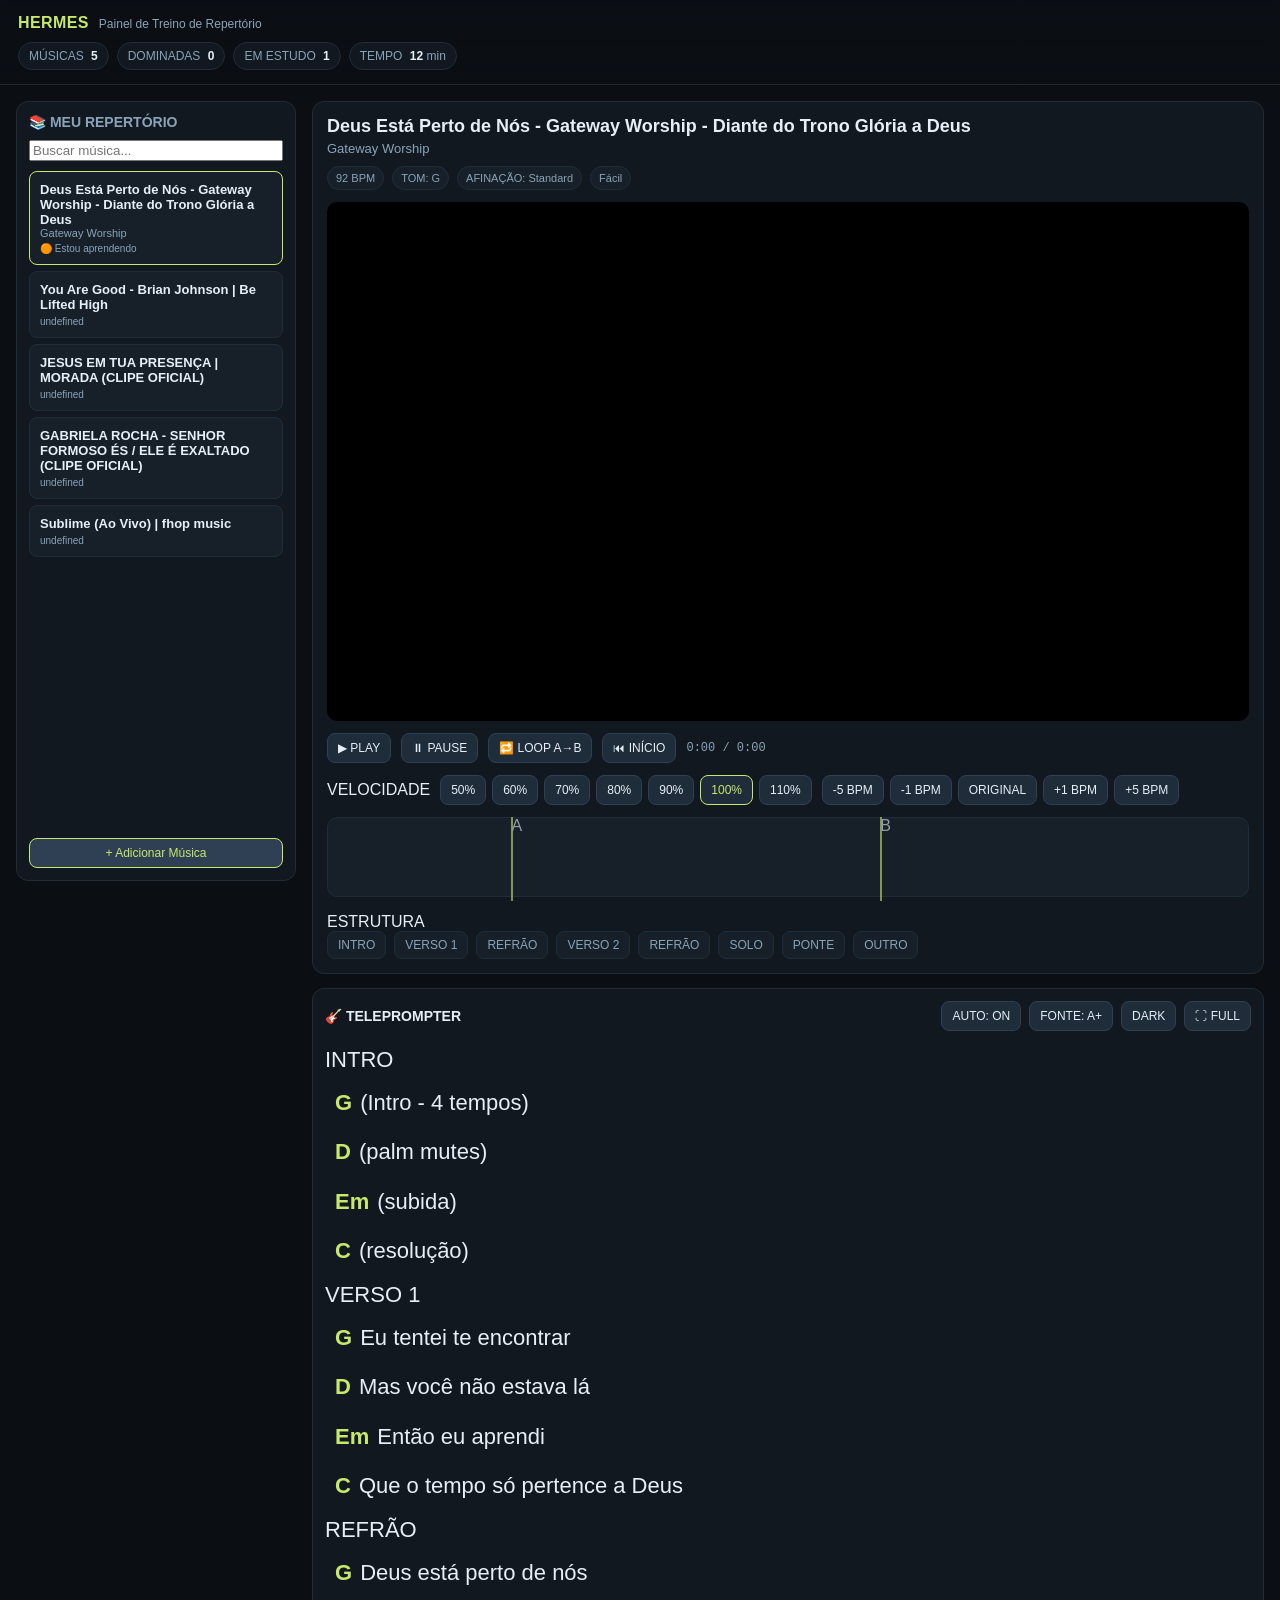
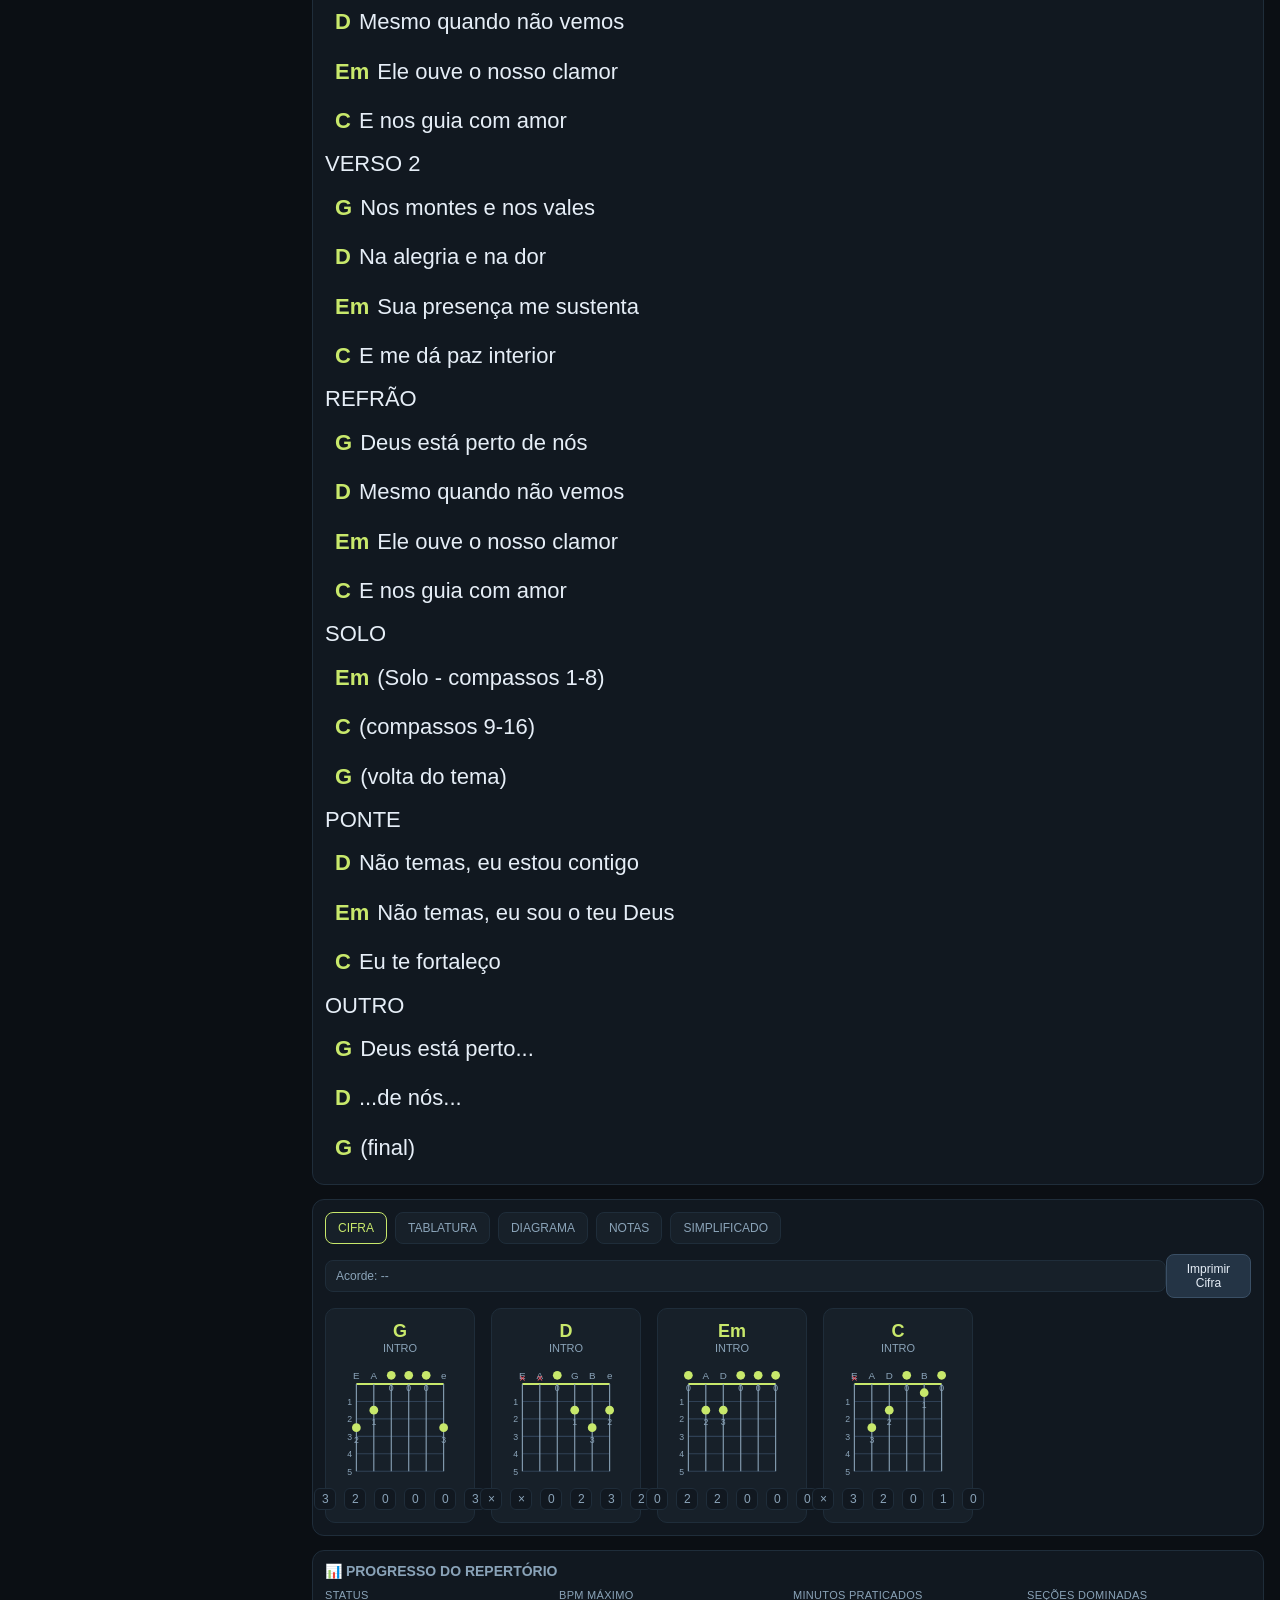
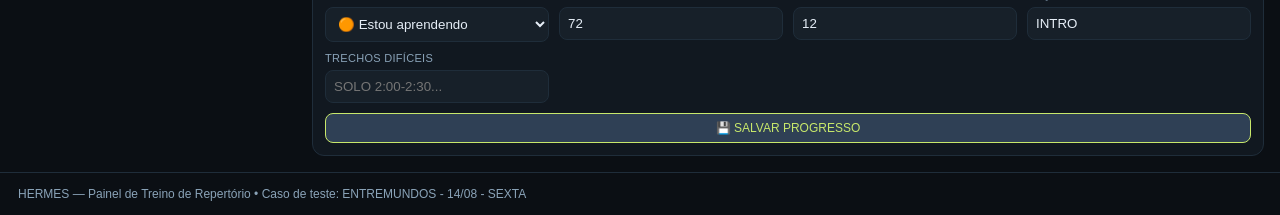
<file: dashboard/repertoire/index.html>
<!DOCTYPE html>
<html lang="pt-BR">
<head>
  <meta charset="UTF-8" />
  <meta name="viewport" content="width=device-width, initial-scale=1" />
  <title>HERMES — Painel de Treino de Repertório</title>
  <link rel="stylesheet" href="styles.css" />
</head>
<body>
  <header class="topbar">
    <div class="brand">
      <div class="logo">HERMES</div>
      <div class="sub">Painel de Treino de Repertório</div>
    </div>
    <div class="pills">
      <span class="pill">MÚSICAS <b id="count-songs">0</b></span>
      <span class="pill">DOMINADAS <b id="count-mastered">0</b></span>
      <span class="pill">EM ESTUDO <b id="count-learning">0</b></span>
      <span class="pill">TEMPO <b id="count-time">0</b> min</span>
    </div>
  </header>

  <main class="layout">
    <aside class="sidebar">
      <h3>📚 MEU REPERTÓRIO</h3>
      <input id="song-search" placeholder="Buscar música..." />
      <div id="song-list" class="song-list"></div>
      <div class="sidebar-actions">
        <button class="btn primary" id="btn-add-song">+ Adicionar Música</button>
      </div>
    </aside>

    <section class="stage">
      <div id="player-area" class="player-area">
        <div class="song-header">
          <div>
            <h1 id="song-title">Selecione uma música</h1>
            <p id="song-artist"></p>
          </div>
          <div class="song-meta">
            <span id="song-bpm" class="meta-badge">-- BPM</span>
            <span id="song-key" class="meta-badge">TOM: --</span>
            <span id="song-tuning" class="meta-badge">AFINAÇÃO: --</span>
            <span id="song-difficulty" class="meta-badge">--</span>
          </div>
        </div>

        <div class="video-wrapper">
          <iframe id="youtube-embed" src="" allow="autoplay; encrypted-media" allowfullscreen></iframe>
          <div id="no-audio-msg" class="no-audio-msg hidden">
            <p>Áudio indisponível para este item.</p>
            <button class="btn" id="btn-upload-audio">Usar áudio local</button>
            <input type="file" id="audio-upload" accept="audio/*" class="hidden" />
          </div>
        </div>

        <div class="progress-row">
          <button class="btn" id="btn-play">▶ PLAY</button>
          <button class="btn" id="btn-pause">⏸ PAUSE</button>
          <button class="btn" id="btn-loop">🔁 LOOP A→B</button>
          <button class="btn" id="btn-restart">⏮ INÍCIO</button>
          <span class="time-display"><span id="time-current">0:00</span> / <span id="time-total">0:00</span></span>
        </div>

        <div class="speed-row">
          <span class="label">VELOCIDADE</span>
          <div class="speed-presets">
            <button class="btn speed" data-speed="0.5">50%</button>
            <button class="btn speed" data-speed="0.6">60%</button>
            <button class="btn speed" data-speed="0.7">70%</button>
            <button class="btn speed" data-speed="0.8">80%</button>
            <button class="btn speed" data-speed="0.9">90%</button>
            <button class="btn speed active" data-speed="1.0">100%</button>
            <button class="btn speed" data-speed="1.1">110%</button>
          </div>
          <div class="bpm-controls">
            <button class="btn" id="bpm-minus5">-5 BPM</button>
            <button class="btn" id="bpm-minus1">-1 BPM</button>
            <button class="btn" id="bpm-original">ORIGINAL</button>
            <button class="btn" id="bpm-plus1">+1 BPM</button>
            <button class="btn" id="bpm-plus5">+5 BPM</button>
          </div>
        </div>

        <div class="waveform-row">
          <canvas id="waveform" class="waveform"></canvas>
          <div id="region-a" class="region-marker region-a">A</div>
          <div id="region-b" class="region-marker region-b">B</div>
        </div>

        <div class="structure-row">
          <span class="label">ESTRUTURA</span>
          <div id="structure-timeline" class="structure-timeline"></div>
        </div>
      </div>

      <div class="teleprompter">
        <div class="tele-header">
          <h3>🎸 TELEPROMPTER</h3>
          <div class="tele-controls">
            <button class="btn" id="btn-tele-auto">AUTO: ON</button>
            <button class="btn" id="btn-tele-font">FONTE: A+</button>
            <button class="btn" id="btn-tele-dark">DARK</button>
            <button class="btn" id="btn-tele-full">⛶ FULL</button>
          </div>
        </div>
        <div id="tele-scroll" class="tele-scroll">
          <div id="tele-content" class="tele-content"></div>
        </div>
      </div>

      <div class="guitar-modes">
        <div class="mode-tabs">
          <button class="mode-tab active" data-mode="chord">CIFRA</button>
          <button class="mode-tab" data-mode="tab">TABLATURA</button>
          <button class="mode-tab" data-mode="diagram">DIAGRAMA</button>
          <button class="mode-tab" data-mode="notes">NOTAS</button>
          <button class="mode-tab" data-mode="simple">SIMPLIFICADO</button>
        </div>
        <div id="mode-panel" class="mode-panel">
          <div id="mode-chord" class="mode-section active">
            <div class="chord-panel-header">
              <div id="chord-indicator" class="chord-indicator">Acorde: --</div>
              <div class="print-row">
                <button class="btn print" data-print="chord">Imprimir Cifra</button>
              </div>
            </div>
            <div id="chord-view" class="chord-view"></div>
          </div>
          <div id="mode-tab" class="mode-section">
            <div class="chord-panel-header">
              <div id="tab-indicator" class="chord-indicator">Tablatura</div>
              <div class="print-row">
                <button class="btn print" data-print="tab">Imprimir Tablatura</button>
              </div>
            </div>
            <pre id="tab-view" class="tab-view"></pre>
          </div>
          <div id="mode-diagram" class="mode-section">
            <div class="chord-panel-header">
              <div id="diagram-indicator" class="chord-indicator">Diagramas</div>
              <div class="print-row">
                <button class="btn print" data-print="diagram">Imprimir Diagramas</button>
              </div>
            </div>
            <div id="diagram-grid" class="diagram-grid"></div>
          </div>
          <div id="mode-notes" class="mode-section">
            <div id="notes-view" class="notes-view"></div>
          </div>
          <div id="mode-simple" class="mode-section">
            <div id="simple-view" class="simple-view"></div>
          </div>
        </div>
      </div>

      <div class="progress-panel">
        <h3>📊 PROGRESSO DO REPERTÓRIO</h3>
        <div class="progress-grid">
          <div class="progress-item">
            <div class="progress-label">Status</div>
            <select id="progress-status">
              <option value="not_started">🔴 Não comecei</option>
              <option value="learning">🟠 Estou aprendendo</option>
              <option value="slow">🟡 Consigo tocar devagar</option>
              <option value="mastered">🟢 Consigo tocar inteira</option>
              <option value="dominant">⭐ Dominada</option>
            </select>
          </div>
          <div class="progress-item">
            <div class="progress-label">BPM Máximo</div>
            <input type="number" id="progress-bpm" min="0" max="240" value="0" />
          </div>
          <div class="progress-item">
            <div class="progress-label">Minutos Praticados</div>
            <input type="number" id="progress-minutes" min="0" value="0" />
          </div>
          <div class="progress-item">
            <div class="progress-label">Seções Dominadas</div>
            <input type="text" id="progress-sections" placeholder="INTRO, REFRÃO..." />
          </div>
          <div class="progress-item">
            <div class="progress-label">Trechos Difíceis</div>
            <input type="text" id="progress-difficult" placeholder="SOLO 2:00-2:30..." />
          </div>
        </div>
        <button class="btn primary" id="btn-save-progress">💾 SALVAR PROGRESSO</button>
      </div>
    </section>
  </main>

  <footer class="footer">
    <div>HERMES — Painel de Treino de Repertório • Caso de teste: ENTREMUNDOS - 14/08 - SEXTA</div>
  </footer>

  <script src="app.js"></script>
</body>
</html>
</file>
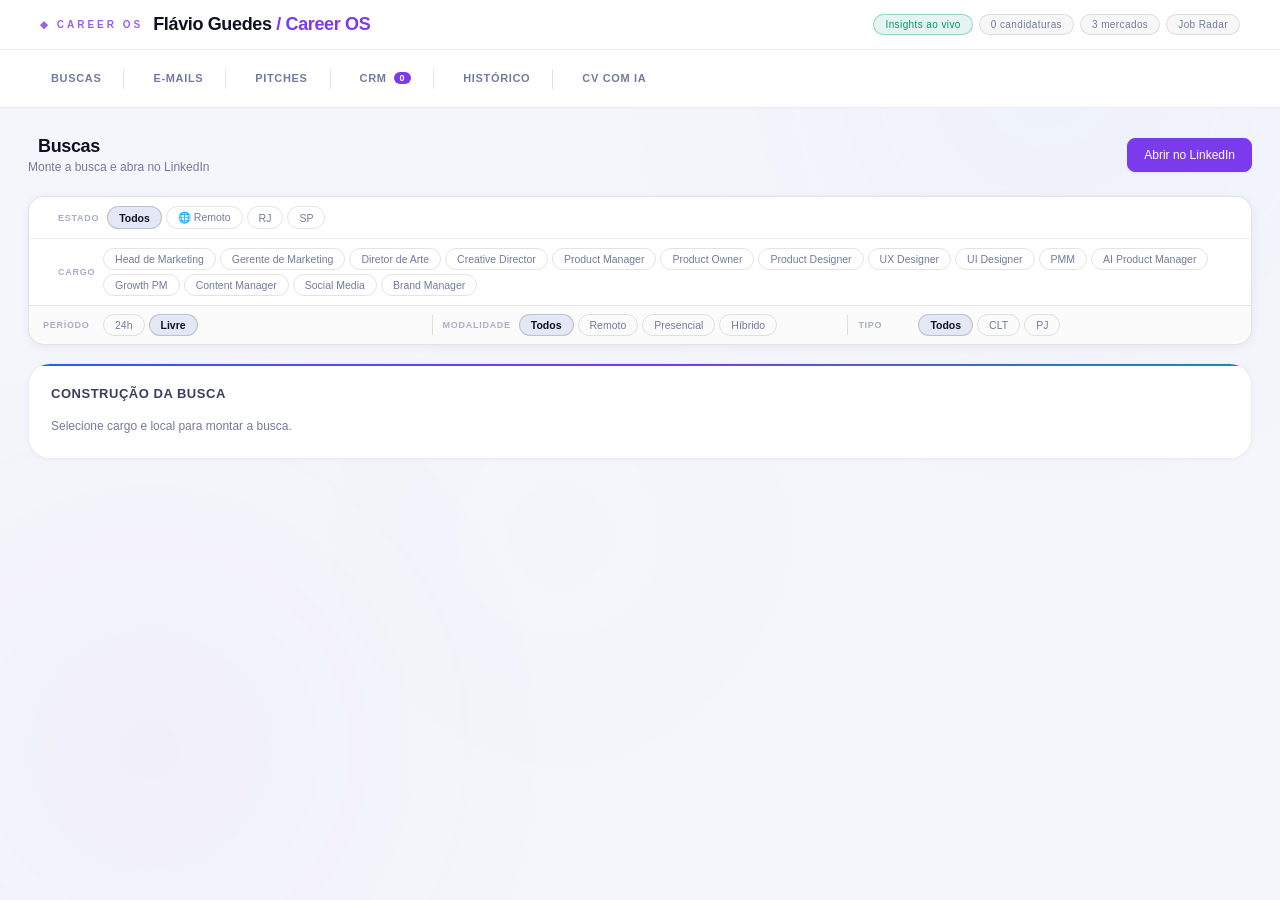
<file: dashboard/career-os-local.html>
<!DOCTYPE html>
<html lang="pt-BR">
<head>
<meta charset="UTF-8">
<meta name="viewport" content="width=device-width, initial-scale=1.0">
<title>Career OS — Flávio Guedes (Local)</title>
<style>
:root{--bg:#f5f6fb;--bg2:#eceef8;--bg3:#e4e7f4;--bg4:#d8dced;--surface:#ffffff;--surface2:#f7f8fe;--surface3:#eff1fa;--border:rgba(0,0,0,0.07);--border2:rgba(0,0,0,0.11);--border3:rgba(0,0,0,0.17);--text:#0f1120;--text2:#3a3f60;--text3:#737aa0;--text4:#a8aec8;--blue:#2563eb;--blue2:#3b82f6;--blue-dim:rgba(37,99,235,0.1);--violet:#7c3aed;--violet2:#8b5cf6;--violet-dim:rgba(124,58,237,0.1);--amber:#d97706;--amber2:#f59e0b;--amber-dim:rgba(217,119,6,0.1);--green:#059669;--green2:#10b981;--green-dim:rgba(5,150,105,0.1);--coral:#e11d48;--coral-dim:rgba(225,29,72,0.1);--cyan:#0891b2;--cyan-dim:rgba(8,145,178,0.1);--r-sm:8px;--r-md:12px;--r-lg:16px;--r-xl:22px;--r-2xl:28px;--sh:0 2px 12px rgba(0,0,0,0.08);--sh-lg:0 6px 32px rgba(0,0,0,0.12);--font:'DM Sans',sans-serif;--display:'Syne',sans-serif;--mono:'DM Mono',monospace}
*,*::before,*::after{box-sizing:border-box;margin:0;padding:0}
html{font-size:15px;scroll-behavior:smooth}
body{font-family:var(--font);background:var(--bg);color:var(--text);min-height:100vh;-webkit-font-smoothing:antialiased;overflow-x:hidden}
a{color:inherit;text-decoration:none}
button,select,input,textarea{font-family:var(--font)}
.ambient{position:fixed;pointer-events:none;z-index:0;border-radius:50%;filter:blur(140px);opacity:0.10}
.a1{width:700px;height:400px;background:radial-gradient(circle,#3b82f6,transparent 70%);top:-120px;right:-120px}
.a2{width:500px;height:500px;background:radial-gradient(circle,#7c3aed,transparent 70%);bottom:-100px;left:-100px}
.a3{width:350px;height:350px;background:radial-gradient(circle,#0891b2,transparent 70%);top:40%;left:30%;opacity:0.05}
body>*:not(.ambient){position:relative;z-index:1}
.header{background:var(--surface);border-bottom:1px solid var(--border);padding:14px 40px}
.header-inner{max-width:1300px;margin:0 auto;display:flex;align-items:center;justify-content:space-between;gap:12px}
.header-brand{font-family:var(--display);font-size:10px;font-weight:700;letter-spacing:3px;text-transform:uppercase;color:var(--violet);opacity:.8}
.header-title{font-family:var(--display);font-size:18px;font-weight:800;color:var(--text);letter-spacing:-0.02em}
.header-title em{font-style:normal;color:var(--violet)}
.header-sub{display:none}
.header-badges{display:flex;gap:6px;flex-wrap:wrap}
.hbadge{font-size:10px;font-weight:500;padding:4px 11px;border-radius:99px;border:1px solid var(--border2);color:var(--text3);background:rgba(0,0,0,0.03);letter-spacing:0.04em}
.hbadge.live{border-color:rgba(5,150,105,0.35);color:var(--green);background:var(--green-dim)}
.nav{background:rgba(255,255,255,0.97);backdrop-filter:blur(16px);border-bottom:1px solid var(--border);position:sticky;top:0;z-index:200;height:58px}
.nav-inner{max-width:1300px;margin:0 auto;padding:0 28px;display:flex;gap:2px;height:100%;align-items:center}
.tab{display:flex;align-items:center;gap:7px;padding:8px 16px;height:100%;font-family:var(--display);font-size:11px;font-weight:600;letter-spacing:0.06em;text-transform:uppercase;color:var(--text3);border:none;background:none;cursor:pointer;border-bottom:2px solid transparent;transition:all 0.2s;margin-bottom:-1px;position:relative;white-space:nowrap}
.tab svg{width:14px;height:14px;flex-shrink:0}
.tab:hover{color:var(--text2)}
.tab.active{color:var(--violet);border-bottom-color:var(--violet)}
.tab .tcount{font-size:9px;background:var(--violet);color:#fff;border-radius:99px;padding:1px 6px;font-weight:700}
.nav-sep{width:1px;height:20px;background:var(--border2);margin:0 4px;flex-shrink:0}
.section{display:none;max-width:1300px;margin:0 auto;padding:28px 28px 80px;animation:fadeIn .25s ease}
.section.active{display:block}
@keyframes fadeIn{from{opacity:0;transform:translateY(8px)}to{opacity:1;transform:translateY(0)}}
.card{background:var(--surface);border-radius:var(--r-xl);border:1px solid var(--border);padding:22px;margin-bottom:16px;position:relative;overflow:hidden;box-shadow:0 1px 4px rgba(0,0,0,0.04)}
.card-accent::before{content:'';position:absolute;top:0;left:0;right:0;height:2px;background:linear-gradient(90deg,var(--blue),var(--violet),var(--cyan))}
.card-title{font-family:var(--display);font-size:13px;font-weight:700;letter-spacing:0.04em;text-transform:uppercase;color:var(--text2);margin-bottom:16px;display:flex;align-items:center;gap:8px}
.card-title svg{width:14px;height:14px;color:var(--violet2)}
.sec-header{display:flex;align-items:center;justify-content:space-between;flex-wrap:wrap;gap:12px;margin-bottom:22px}
.sec-title{font-family:var(--display);font-size:18px;font-weight:800;color:var(--text);letter-spacing:-0.02em;display:flex;align-items:center;gap:10px}
.sec-title svg{width:18px;height:18px;color:var(--violet2)}
.sec-sub{font-size:12px;color:var(--text3);margin-top:3px}
.btn{display:inline-flex;align-items:center;gap:6px;padding:9px 16px;border-radius:var(--r-sm);border:1.5px solid var(--border2);background:var(--surface);color:var(--text2);cursor:pointer;font-size:12px;font-weight:500;transition:all .18s;white-space:nowrap;box-shadow:0 1px 3px rgba(0,0,0,0.06)}
.btn:hover{background:var(--surface2);border-color:var(--border3);color:var(--text);transform:translateY(-1px);box-shadow:0 3px 8px rgba(0,0,0,0.1)}
.btn svg{width:13px;height:13px;flex-shrink:0}
.btn-primary{background:var(--violet);border-color:var(--violet);color:#fff}
.btn-primary:hover{background:#7c3aed;border-color:#7c3aed;color:#fff}
.btn-green{background:var(--green);border-color:var(--green);color:#fff}
.btn-green:hover{background:#059669;border-color:#059669;color:#fff}
.badge{font-size:10px;font-weight:600;padding:3px 9px;border-radius:99px;white-space:nowrap}
.b-gray{background:rgba(0,0,0,0.04);color:var(--text2);border:1px solid var(--border2)}
.kpi{background:var(--surface);border:1px solid var(--border);border-radius:var(--r-xl);padding:18px 16px;display:flex;flex-direction:column;gap:4px;position:relative;overflow:hidden;transition:border-color .2s,box-shadow .2s;box-shadow:0 1px 4px rgba(0,0,0,0.04)}
.kpi::after{content:'';position:absolute;top:0;left:0;right:0;height:2px}
.kpi.k-blue::after{background:var(--blue)}.kpi.k-violet::after{background:var(--violet)}.kpi.k-green::after{background:var(--green)}.kpi.k-amber::after{background:var(--amber)}.kpi.k-cyan::after{background:var(--cyan)}
.kpi-n{font-family:var(--display);font-size:28px;font-weight:800;letter-spacing:-0.04em;line-height:1}
.kn-blue{color:var(--blue2)}.kn-violet{color:var(--violet2)}.kn-green{color:var(--green2)}.kn-amber{color:var(--amber2)}.kn-cyan{color:#22d3ee}
.kpi-l{font-size:10px;font-weight:600;letter-spacing:.06em;text-transform:uppercase;color:var(--text3);margin-top:4px}
.kpi-trend{font-size:10px;color:var(--text3);margin-top:2px}
.insights-list{display:flex;flex-direction:column;gap:8px;max-height:340px;overflow-y:auto}
.insight-item{padding:12px 14px;border-radius:var(--r-md);border-left:3px solid;background:var(--surface2);font-size:12px;line-height:1.6;color:var(--text2)}
.ins-violet{border-color:var(--violet);background:rgba(124,58,237,0.04)}
.ins-blue{border-color:var(--blue);background:rgba(37,99,235,0.04)}
.ins-green{border-color:var(--green);background:rgba(5,150,105,0.04)}
.ins-amber{border-color:var(--amber2);background:rgba(217,119,6,0.04)}
.funnel-wrap{display:flex;flex-direction:column;gap:6px;margin-top:8px}
.funnel-row{display:flex;align-items:center;gap:10px}
.funnel-label{font-size:11px;color:var(--text2);width:90px;flex-shrink:0}
.funnel-bar-wrap{flex:1;height:20px;background:var(--bg3);border-radius:99px;overflow:hidden}
.funnel-bar{height:100%;border-radius:99px;display:flex;align-items:center;padding-left:10px;font-size:10px;font-weight:600;color:#fff;min-width:24px;transition:width .6s ease}
.funnel-count{font-size:11px;font-weight:600;width:24px;text-align:right;flex-shrink:0}
.news-feed{display:flex;flex-direction:column;gap:8px;max-height:340px;overflow-y:auto}
.news-item{display:flex;gap:12px;padding:11px 12px;border-radius:var(--r-md);background:var(--surface2);border:1px solid var(--border);transition:border-color .15s,box-shadow .15s;cursor:pointer;text-decoration:none}
.news-item:hover{border-color:var(--border2);box-shadow:var(--sh);background:var(--surface)}
.news-dot{width:8px;height:8px;border-radius:50%;flex-shrink:0;margin-top:5px}
.news-source{font-size:9px;font-weight:700;letter-spacing:.06em;text-transform:uppercase;color:var(--text3);margin-bottom:3px}
.news-headline{font-size:12px;color:var(--text);line-height:1.45;font-weight:500}
.news-meta{font-size:10px;color:var(--text3);margin-top:3px;display:flex;gap:8px;align-items:center}
.news-loading{display:flex;align-items:center;gap:10px;padding:16px;color:var(--text3);font-size:12px}
.news-spinner{width:14px;height:14px;border:2px solid var(--border2);border-top-color:var(--violet);border-radius:50%;animation:spin .7s linear infinite}
@keyframes spin{to{transform:rotate(360deg)}}
.insight-meta{font-size:10px;color:var(--text3);margin-top:4px;line-height:1.45}
.insight-actions{display:flex;gap:6px;margin-top:8px}
.mission-grid{display:grid;grid-template-columns:repeat(3,1fr);gap:14px}
.mission-block{background:var(--bg2);border:1px solid var(--border);border-radius:var(--r-md);padding:14px 16px}
.mission-label{font-size:10px;font-weight:700;letter-spacing:.08em;text-transform:uppercase;color:var(--text3);margin-bottom:6px}
.mission-value{font-size:13px;font-weight:700;color:var(--text);line-height:1.35}
.mission-meta{font-size:12px;color:var(--text2);line-height:1.6}
.mission-progress{height:8px;background:var(--bg3);border-radius:99px;overflow:hidden;margin-top:10px;border:1px solid var(--border)}
.mission-progress-bar{height:100%;background:linear-gradient(90deg,var(--blue),var(--violet));width:0;transition:width .6s ease}
.mission-progress-label{font-size:10px;color:var(--text3);margin-top:6px;font-weight:600}
.quick-add{display:flex;gap:8px;align-items:center;margin-top:8px;flex-wrap:wrap}
.quick-add input{flex:1;min-width:180px}
.finput{font-family:var(--font);font-size:13px;padding:10px 14px;border:1.5px solid var(--border2);border-radius:var(--r-sm);background:var(--bg2);color:var(--text);outline:none;transition:all .2s}
.finput:focus{border-color:var(--violet);background:var(--surface);box-shadow:0 0 0 3px rgba(124,58,237,0.1)}
.finput::placeholder{color:var(--text4)}
.empty-state{text-align:center;padding:60px 20px;color:var(--text3)}
.today-card{background:linear-gradient(135deg,rgba(124,58,237,0.06),rgba(37,99,235,0.05))}
.today-list{display:flex;flex-direction:column;gap:10px;margin-top:10px}
.today-item{display:flex;align-items:center;gap:14px;padding:14px 16px;border-radius:var(--r-lg);border:1px solid var(--border);background:var(--surface);transition:border-color .2s,box-shadow .2s,transform .15s}
.today-item:hover{border-color:var(--border2);box-shadow:var(--sh);transform:translateY(-1px)}
.today-dot{width:10px;height:10px;border-radius:50%;flex-shrink:0;box-shadow:0 0 0 3px rgba(0,0,0,0.06)}
.today-body{flex:1;min-width:0}
.today-title{font-size:12.5px;font-weight:700;color:var(--text);margin-bottom:2px;display:flex;align-items:center;gap:8px;flex-wrap:wrap}
.today-meta{font-size:11px;color:var(--text3);line-height:1.55}
.today-badge{font-size:10px;font-weight:700;padding:3px 9px;border-radius:99px;white-space:nowrap}
.today-empty{font-size:12px;color:var(--text3);padding:6px 2px}
.ctrl-panel{background:var(--surface);border:1.5px solid var(--border2);border-radius:var(--r-lg);margin-bottom:18px;box-shadow:0 2px 10px rgba(0,0,0,0.06);overflow:hidden}
.ctrl-row{display:flex;align-items:center;gap:6px;flex-wrap:wrap;padding:9px 14px}
.ctrl-row+.ctrl-row{border-top:1px solid var(--border)}
.ctrl-row-bottom{background:rgba(0,0,0,0.015);padding:8px 14px}
.ctrl-lbl{font-size:9px;font-weight:700;letter-spacing:.08em;text-transform:uppercase;color:var(--text4);flex-shrink:0;margin-right:2px;display:flex;align-items:center;gap:4px;min-width:52px}
.ctrl-chips{display:flex;gap:4px;flex-wrap:wrap;flex:1}
.ctrl-sep{width:1px;height:20px;background:var(--border2);margin:0 4px;flex-shrink:0}
.c-chip{padding:4px 11px;border-radius:20px;border:1.5px solid var(--border2);background:transparent;color:var(--text3);font-size:10.5px;font-weight:500;cursor:pointer;transition:all .13s;white-space:nowrap;font-family:var(--font);display:inline-flex;align-items:center;gap:4px}
.c-chip:hover{border-color:var(--border3);color:var(--text)}
.c-chip.active{background:var(--bg3);border-color:var(--border3);color:var(--text);font-weight:600}
.sub-chip{padding:3px 10px;border-radius:16px;border:1.5px solid var(--border);background:transparent;color:var(--text3);font-size:10px;font-weight:500;cursor:pointer;transition:all .13s;white-space:nowrap;font-family:var(--font)}
.sub-chip:hover{border-color:var(--border3);color:var(--text)}
.sub-chip.active{background:var(--bg3);border-color:var(--border2);color:var(--text);font-weight:600}
.mode-tabs{display:flex;gap:2px;background:var(--bg2);border-radius:var(--r-md);padding:3px;width:fit-content;margin-bottom:0}
.mode-tab{padding:7px 16px;border-radius:10px;border:none;background:transparent;color:var(--text3);font-size:11.5px;font-weight:600;cursor:pointer;transition:all .15s;font-family:var(--display);letter-spacing:.04em}
.mode-tab.active{background:var(--surface);color:var(--text);box-shadow:0 1px 4px rgba(0,0,0,0.1)}
.chip-filter{padding:5px 12px;border-radius:20px;border:1.5px solid var(--border2);background:transparent;color:var(--text3);font-size:11px;font-weight:500;cursor:pointer;transition:all .15s;white-space:nowrap;font-family:var(--font);display:inline-flex;align-items:center;gap:4px}
.chip-filter:hover{border-color:var(--blue2);color:var(--blue)}
.chip-filter.chip-act{background:rgba(37,99,235,0.1);border-color:rgba(37,99,235,0.35);color:var(--blue);font-weight:600}
.email-table{background:var(--surface);border:1px solid var(--border);border-radius:var(--r-xl);overflow:hidden;margin-top:14px;box-shadow:0 1px 4px rgba(0,0,0,0.04)}
.email-row{display:grid;grid-template-columns:2fr 1fr 1fr 90px 1.2fr 1fr 90px;gap:0;border-bottom:1px solid var(--border);padding:10px 12px;align-items:center}
.email-head{font-size:9px;font-weight:700;letter-spacing:.07em;text-transform:uppercase;color:var(--text3);background:var(--bg2);padding:9px 12px;border-bottom:1px solid var(--border)}
.email-cell{font-size:11.5px;color:var(--text2);overflow:hidden;text-overflow:ellipsis;white-space:nowrap}
.email-name{font-weight:600;color:var(--text)}
.ibt{width:26px;height:26px;border-radius:var(--r-sm);border:1px solid var(--border);background:transparent;display:flex;align-items:center;justify-content:center;cursor:pointer;transition:all .15s;color:var(--text3)}
.ibt:hover{background:var(--surface2);color:var(--text)}
.ibt svg{width:12px;height:12px}
.status-dot{width:8px;height:8px;border-radius:50%;display:inline-block;margin-right:6px}
</style>
</head>
<body>
<div class="ambient a1"></div>
<div class="ambient a2"></div>
<div class="ambient a3"></div>

<header class="header">
  <div class="header-inner">
    <div style="display:flex;align-items:center;gap:10px">
      <div class="header-brand">◆ Career OS</div>
      <div class="header-title">Flávio Guedes <em>/ Career OS</em></div>
    </div>
    <div class="header-badges" id="header-badges">
      <div class="hbadge live">Insights ao vivo</div>
      <div class="hbadge" id="hb-total">0 candidaturas</div>
      <div class="hbadge">3 mercados</div>
      <div class="hbadge">Job Radar</div>
    </div>
  </div>
</header>

<nav class="nav no-print">
  <div class="nav-inner">
    <button class="tab" onclick="showTab('busca')">
      <i data-lucide="search"></i> Buscas
    </button>
    <div class="nav-sep"></div>
    <button class="tab" onclick="showTab('emails')">
      <i data-lucide="mail"></i> E-mails
    </button>
    <div class="nav-sep"></div>
    <button class="tab" onclick="showTab('pitches')">
      <i data-lucide="send"></i> Pitches
    </button>
    <div class="nav-sep"></div>
    <button class="tab" onclick="showTab('crm')">
      <i data-lucide="users"></i> CRM
      <span class="tcount" id="crm-count">0</span>
    </button>
    <div class="nav-sep"></div>
    <button class="tab" onclick="showTab('historico')">
      <i data-lucide="clock"></i> Histórico
    </button>
    <div class="nav-sep"></div>
    <button class="tab" onclick="showTab('cv')">
      <i data-lucide="file-text"></i> CV com IA
    </button>
  </div>
</nav>

<section id="tab-busca" class="section active">
  <div class="sec-header">
    <div>
      <div class="sec-title"><i data-lucide="search"></i> Buscas</div>
      <div class="sec-sub">Monte a busca e abra no LinkedIn</div>
    </div>
    <button class="btn btn-primary" onclick="openLinkedIn()">Abrir no LinkedIn</button>
  </div>

  <div class="ctrl-panel">
    <div class="ctrl-row">
      <span class="ctrl-lbl"><i data-lucide="map-pin" style="width:11px;height:11px"></i> Estado</span>
      <div class="ctrl-chips" id="geo-state-chips">
        <button class="c-chip active" onclick="setGeo(this,'')">Todos</button>
        <button class="c-chip" onclick="setGeo(this,'remoto')">🌐 Remoto</button>
        <button class="c-chip" onclick="setGeo(this,'rj')">RJ</button>
        <button class="c-chip" onclick="setGeo(this,'sp')">SP</button>
      </div>
    </div>
    <div class="ctrl-row">
      <span class="ctrl-lbl"><i data-lucide="briefcase" style="width:11px;height:11px"></i> Cargo</span>
      <div class="ctrl-chips" id="role-chips"></div>
    </div>
    <div class="ctrl-row ctrl-row-bottom">
      <span class="ctrl-lbl">Período</span>
      <div class="ctrl-chips" id="period-chips">
        <button class="c-chip" onclick="setPeriod(this,'r86400')">24h</button>
        <button class="c-chip active" onclick="setPeriod(this,'')">Livre</button>
      </div>
      <div class="ctrl-sep"></div>
      <span class="ctrl-lbl">Modalidade</span>
      <div class="ctrl-chips" id="wt-chips">
        <button class="c-chip active" onclick="setWT(this,'')">Todos</button>
        <button class="c-chip" onclick="setWT(this,'2')">Remoto</button>
        <button class="c-chip" onclick="setWT(this,'1')">Presencial</button>
        <button class="c-chip" onclick="setWT(this,'3')">Híbrido</button>
      </div>
      <div class="ctrl-sep"></div>
      <span class="ctrl-lbl">Tipo</span>
      <div class="ctrl-chips" id="jt-chips">
        <button class="c-chip active" onclick="setJT(this,'')">Todos</button>
        <button class="c-chip" onclick="setJT(this,'F')">CLT</button>
        <button class="c-chip" onclick="setJT(this,'C')">PJ</button>
      </div>
    </div>
  </div>

  <div class="card card-accent">
    <div class="card-title">Construção da busca</div>
    <div id="build-hint" style="font-size:12px;color:var(--text3);line-height:1.6">Selecione cargo e local para montar a query.</div>
    <div id="build-query" style="font-family:var(--mono);font-size:12px;color:var(--text);margin-top:8px;display:none"></div>
  </div>
</section>

<section id="tab-emails" class="section">
  <div class="sec-header">
    <div>
      <div class="sec-title"><i data-lucide="mail"></i> E-mails</div>
      <div class="sec-sub">Contatos e lotes CSV</div>
    </div>
    <button class="btn btn-green" onclick="exportEmails()">Exportar CSV</button>
  </div>
  <div class="dash-body-3" style="margin-bottom:18px">
    <div class="card card-accent">
      <div class="card-title">Categoria</div>
      <div style="display:flex;flex-direction:column;gap:8px">
        <button class="btn btn-sm" onclick="setEmailCategory('MARKETING')">MARKETING</button>
        <button class="btn btn-sm" onclick="setEmailCategory('PRODUTO')">PRODUTO</button>
        <button class="btn btn-sm" onclick="setEmailCategory('DESIGN')">DESIGN</button>
        <button class="btn btn-sm" onclick="setEmailCategory('IA')">IA / TECH</button>
        <button class="btn btn-sm btn-primary" onclick="setEmailCategory('TODOS')">TODOS</button>
      </div>
    </div>
    <div class="card card-accent">
      <div class="card-title">Estatísticas</div>
      <div id="email-stats" style="font-size:12px;color:var(--text2);line-height:1.7">Selecione uma categoria.</div>
    </div>
    <div class="card card-accent">
      <div class="card-title">Ações</div>
      <div style="display:flex;flex-direction:column;gap:8px">
        <button class="btn btn-sm btn-green" onclick="generateEmailBatch()">Gerar lote CSV</button>
        <button class="btn btn-sm" onclick="openJobRadar()">Abrir Job Radar</button>
      </div>
    </div>
  </div>
  <div class="card card-accent">
    <div class="card-title" style="justify-content:space-between">
      <span style="display:flex;align-items:center;gap:8px"><i data-lucide="list"></i> Contatos</span>
      <span class="badge b-gray" id="email-count-badge">0</span>
    </div>
    <div id="emails-table-wrap"></div>
  </div>
</section>

<section id="tab-pitches" class="section">
  <div class="sec-header">
    <div>
      <div class="sec-title"><i data-lucide="send"></i> Pitches</div>
      <div class="sec-sub">Mensagens por canal</div>
    </div>
  </div>
  <div class="card card-accent">
    <div class="card-title">Resumo</div>
    <div style="font-size:12px;color:var(--text2);line-height:1.7">Use a aba Buscas para encontrar oportunidades e gere mensagens personalizadas.</div>
  </div>
</section>

<section id="tab-crm" class="section">
  <div class="sec-header">
    <div>
      <div class="sec-title"><i data-lucide="users"></i> CRM</div>
      <div class="sec-sub">Pipeline de candidaturas</div>
    </div>
    <button class="btn btn-primary" onclick="openModal()"><i data-lucide="plus"></i> Nova</button>
  </div>
  <div class="crm-stats" id="crm-kpis"></div>
  <div class="quick-add">
    <input class="finput" id="qa-company" placeholder="Empresa">
    <input class="finput" id="qa-role" placeholder="Cargo">
    <select class="finput" id="qa-ch">
      <option value="li">LinkedIn</option>
      <option value="wa">WhatsApp</option>
      <option value="em">E-mail</option>
      <option value="portal">Portal</option>
    </select>
    <button class="btn btn-primary" onclick="quickAdd()"><i data-lucide="plus"></i> Adicionar rápido</button>
  </div>
  <div id="crm-wrap" style="margin-top:14px"></div>
</section>

<section id="tab-historico" class="section">
  <div class="sec-header">
    <div>
      <div class="sec-title"><i data-lucide="clock"></i> Histórico</div>
      <div class="sec-sub">Registro de envios</div>
    </div>
  </div>
  <div id="historico-wrap"></div>
</section>

<section id="tab-cv" class="section">
  <div class="sec-header">
    <div>
      <div class="sec-title"><i data-lucide="file-text"></i> CV com IA</div>
      <div class="sec-sub">Adaptação rápida</div>
    </div>
  </div>
  <div class="card card-accent">
    <div class="card-title">Resumo</div>
    <div style="font-size:12px;color:var(--text2);line-height:1.7">Use o campo abaixo para colar a descrição da vaga e gere um CV direcionado.</div>
    <div class="field" style="margin-top:10px">
      <label class="flabel">Descrição da vaga</label>
      <textarea class="ftextarea" id="cv-kw" rows="4" placeholder="Cole requisitos, responsabilidades e palavras-chave..."></textarea>
    </div>
    <div style="display:flex;gap:8px;margin-top:10px">
      <button class="btn btn-primary" onclick="generateCV()"><i data-lucide="sparkles"></i> Gerar resumo adaptado</button>
      <button class="btn" onclick="copyCV()"><i data-lucide="copy"></i> Copiar</button>
    </div>
    <div id="cv-notes" style="margin-top:10px;font-size:12px;color:var(--text2);line-height:1.7"></div>
  </div>
</section>

<script>
/* ╔═══════════════════════════════════════════════════════╗
   ║  CAREER OS LOCAL — Flávio Guedes                      ║
   ╚═══════════════════════════════════════════════════════╝ */

/* ─── STATE ─── */
let geoState='';
let period='';
let wt='';
let jt='';
let roles=new Set();
const ROLE_PRESETS=['Head de Marketing','Gerente de Marketing','Diretor de Arte','Creative Director','Product Manager','Product Owner','Product Designer','UX Designer','UI Designer','PMM','AI Product Manager','Growth PM','Content Manager','Social Media','Brand Manager'];
let emailDB=JSON.parse(localStorage.getItem('cos_emails')||'null')||[
  {company:'Nubank',role:'Product Manager',location:'Remoto',date:'2026-08-15',url:'https://example.com/nubank-pm',source:'LinkedIn Jobs',email:'recrutamento@nubank.com',contact_type:'E-mail público',area:'PRODUTO',category:'PRODUTO',firstname:'Equipe',lastname:'Nubank'},
  {company:'Totvs',role:'Product Marketing Manager',location:'São Paulo',date:'2026-08-14',url:'https://example.com/totvs-pmm',source:'LinkedIn Jobs',email:'gente@totvs.com',contact_type:'E-mail público',area:'PRODUTO',category:'PRODUTO',firstname:'Equipe',lastname:'Totvs'},
  {company:'Gympass',role:'UX Designer',location:'Remoto',date:'2026-08-14',url:'https://example.com/gympass-ux',source:'Gupy',email:'people@nubank.com',contact_type:'E-mail público',area:'DESIGN',category:'DESIGN',firstname:'Equipe',lastname:'Gympass'},
  {company:'C6 Bank',role:'Creative Director',location:'São Paulo',date:'2026-08-13',url:'https://example.com/c6-creative',source:'LinkedIn Jobs',email:'recrutamento@c6bank.com',contact_type:'E-mail público',area:'DESIGN',category:'DESIGN',firstname:'Equipe',lastname:'C6 Bank'},
  {company:'Meli',role:'Marketing Manager',location:'Remoto',date:'2026-08-13',url:'https://example.com/meli-mkt',source:'LinkedIn Jobs',email:'rh@mercadolivre.com',contact_type:'E-mail público',area:'MARKETING',category:'MARKETING',firstname:'Equipe',lastname:'Meli'},
  {company:'BeHive',role:'AI Product Manager',location:'Remoto',date:'2026-08-12',url:'https://example.com/behive-ai-pm',source:'LinkedIn Jobs',email:'jobs@behive.ai',contact_type:'E-mail público',area:'IA/TECH',category:'IA',firstname:'Equipe',lastname:'BeHive'}
];
let emailCategory='TODOS';
let crmDB=[];

/* ─── HELPERS ─── */
function gv(id){ return (document.getElementById(id)?.value||'').trim(); }
function sv(id,v){ const e=document.getElementById(id); if(e) e.value=v||''; }
function now(){ return new Date().toLocaleDateString('pt-BR'); }
function tsNow(){ return Date.now(); }
function daysBetween(ts){ return Math.floor((Date.now()-ts)/(1000*60*60*24)); }
function saveEmails(){ localStorage.setItem('cos_emails', JSON.stringify(emailDB)); }
function loadDB(){ crmDB = JSON.parse(localStorage.getItem('cos_crm')||'[]'); }
function saveDB(){ localStorage.setItem('cos_crm', JSON.stringify(crmDB)); }
function copyText(text, btn){
  navigator.clipboard.writeText(text).then(()=>{
    if(!btn) return;
    const orig = btn.innerHTML;
    btn.innerHTML = '<i data-lucide="check" style="width:12px;height:12px"></i>';
    lucide.createIcons();
    setTimeout(()=>{ btn.innerHTML=orig; lucide.createIcons(); }, 1800);
  });
}

/* ─── TABS ─── */
function showTab(id){
  document.querySelectorAll('.section').forEach(s=>s.classList.remove('active'));
  document.querySelectorAll('.tab').forEach(t=>t.classList.remove('active'));
  document.getElementById('tab-'+id).classList.add('active');
  document.querySelector(`.tab[onclick="showTab('${id}')\"]`).classList.add('active');
  if(id==='busca') renderBuild();
  if(id==='emails'){ renderEmails(); updateEmailStats(); }
  if(id==='crm'||id==='historico') renderCRM();
}

/* ─── SEARCH BUILDER ─── */
function setGeo(btn,state){
  geoState=state;
  document.querySelectorAll('#geo-state-chips .c-chip').forEach(c=>c.classList.remove('active'));
  btn.classList.add('active');
  renderBuild();
}
function setPeriod(btn,val){ period=val; document.querySelectorAll('#period-chips .c-chip').forEach(c=>c.classList.remove('active')); btn.classList.add('active'); renderBuild(); }
function setWT(btn,val){ wt=val; document.querySelectorAll('#wt-chips .c-chip').forEach(c=>c.classList.remove('active')); btn.classList.add('active'); renderBuild(); }
function setJT(btn,val){ jt=val; document.querySelectorAll('#jt-chips .c-chip').forEach(c=>c.classList.remove('active')); btn.classList.add('active'); renderBuild(); }
function toggleRole(name,btn){
  if(roles.has(name)){ roles.delete(name); btn.classList.remove('active'); }
  else { roles.add(name); btn.classList.add('active'); }
  renderBuild();
}
function renderRoles(){
  const el=document.getElementById('role-chips'); if(!el) return;
  el.innerHTML=ROLE_PRESETS.map(r=>`<button class="c-chip" onclick="toggleRole('${r}',this)">${r}</button>`).join('');
}
function buildQuery(){
  const parts=[...roles];
  const q=parts.length ? parts.join(' OR ') : '';
  const loc=geoState==='remoto'?'Brasil':geoState==='sp'?'São Paulo':geoState==='rj'?'Rio de Janeiro':'Brasil';
  const geoId=geoState==='sp'?'100446943':geoState==='rj'?'102676203':'106057199';
  const wtParam=geoState==='remoto'?'2':wt;
  let url='https://www.linkedin.com/jobs/search/?keywords='+encodeURIComponent(q)+'&location='+encodeURIComponent(loc)+'&geoId='+geoId+'&refresh=true';
  if(period) url+='&f_TPR='+period;
  if(wtParam) url+='&f_WT='+wtParam;
  if(jt) url+='&f_JT='+jt;
  return {q,url};
}
function renderBuild(){
  renderRoles();
  const {q,url}=buildQuery();
  const hint=document.getElementById('build-hint');
  const box=document.getElementById('build-query');
  if(!q){ if(hint) hint.textContent='Selecione cargo e local para montar a busca.'; if(box){ box.style.display='none'; box.textContent=''; } return; }
  if(hint) hint.textContent='Query pronta:';
  if(box){ box.style.display='block'; box.textContent=url; }
}
function openLinkedIn(){
  const {url}=buildQuery();
  if(!url){ alert('Selecione ao menos um cargo.'); return; }
  window.open(url,'_blank');
}

/* ─── EMAILS ─── */
function setEmailCategory(cat){ emailCategory=cat; renderEmails(); updateEmailStats(); }
function updateEmailStats(){
  const base=emailCategory==='TODOS'?emailDB:emailDB.filter(e=>e.category===emailCategory);
  const total=base.length; const withEmail=base.filter(e=>e.email).length;
  const seen=new Set(); const deduped=base.filter(e=>{ const k=(e.company+e.email).toLowerCase(); if(seen.has(k)) return false; seen.add(k); return true; });
  const dupCount=total-deduped.length; const batchSize=200; const batches=Math.max(1,Math.ceil(deduped.length/batchSize));
  const stats=document.getElementById('email-stats'); if(stats) stats.innerHTML=`<div><strong>Total:</strong> ${total}</div><div><strong>Com e-mail:</strong> ${withEmail}</div><div><strong>Duplicatas:</strong> ${dupCount}</div><div><strong>Lotes CSV:</strong> ${batches}</div><div style="font-size:10px;color:var(--text3);margin-top:6px">Cada lote exporta até ${batchSize} contatos no formato Gmail Mail Merge.</div>`;
  const badge=document.getElementById('email-count-badge'); if(badge) badge.textContent=total;
}
function renderEmails(){
  const data=emailCategory==='TODOS'?emailDB:emailDB.filter(e=>e.category===emailCategory);
  const wrap=document.getElementById('emails-table-wrap'); if(!wrap) return;
  if(!data.length){ wrap.innerHTML='<div class="empty-state"><div style="font-size:12px;font-weight:600;color:var(--text2);margin-bottom:6px">Nenhum contato</div><div style="font-size:12px">Use o Job Radar para capturar contatos públicos.</div></div>'; return; }
  const rows=data.map(e=>`
    <div class="email-row">
      <div class="email-cell"><div class="email-name">${e.company}</div><div style="font-size:10px;color:var(--text3)">${e.role}</div></div>
      <div class="email-cell">${e.area||''}</div>
      <div class="email-cell">${e.location||''}</div>
      <div class="email-cell" style="font-family:var(--mono);font-size:10px;color:var(--text3)">${e.date||''}</div>
      <div class="email-cell" style="font-size:11px;color:var(--text3)">${e.email||''}</div>
      <div class="email-cell" style="font-size:11px;color:var(--text3)">${e.source||''}</div>
      <div class="email-cell" style="gap:4px;display:flex">
        <button class="ibt" onclick="copyText('${(e.email||'').replace(/'/g,"\\'")}')" title="Copiar e-mail"><i data-lucide="copy"></i></button>
        <button class="ibt" onclick="removeEmail('${e.email||''}')" title="Remover" style="color:var(--coral)"><i data-lucide="trash-2"></i></button>
      </div>
    </div>
  `).join('');
  wrap.innerHTML=`<div class="email-table"><div class="email-row email-head"><div>Empresa / Cargo</div><div>Área</div><div>Local</div><div>Data</div><div>E-mail</div><div>Fonte</div><div></div></div>${rows}</div>`;
  lucide.createIcons();
}
function removeEmail(email){ if(!email) return; emailDB=emailDB.filter(e=>e.email!==email); saveEmails(); renderEmails(); updateEmailStats(); }
function generateEmailBatch(){
  const data=emailCategory==='TODOS'?emailDB:emailDB.filter(e=>e.category===emailCategory);
  const seen=new Set(); const deduped=[];
  data.forEach(e=>{ const k=(e.company+e.email).toLowerCase(); if(!seen.has(k)){ seen.add(k); deduped.push(e); } });
  const batchSize=200; const batches=Math.ceil(deduped.length/batchSize)||1;
  for(let b=0;b<batches;b++){
    const slice=deduped.slice(b*batchSize,(b+1)*batchSize);
    const rows=[['email','firstname','lastname','company','role','area','job_url']];
    slice.forEach(e=>rows.push([e.email||'',e.firstname||'',e.lastname||'',e.company,e.role,e.area||'',e.url||'']));
    const csv=rows.map(r=>r.map(v=>`"${String(v).replace(/"/g,'""')}"`).join(',')).join('\n');
    const blob=new Blob([csv],{type:'text/csv;charset=utf-8'});
    const url=URL.createObjectURL(blob);
    const a=document.createElement('a'); a.href=url; a.download=`email-batch-${emailCategory.toLowerCase()}-${String(b+1).padStart(3,'0')}.csv`; a.click();
    URL.revokeObjectURL(url);
  }
}
function exportEmails(){ generateEmailBatch(); }
function openJobRadar(){ window.open('/Users/mac/.hermes/job-intelligence/dashboard/job-radar.html','_blank'); }

/* ─── CRM ─── */
const CH_LABELS={li:'LinkedIn',wa:'WhatsApp',em:'E-mail',portal:'Portal'};
function loadDB(){ crmDB = JSON.parse(localStorage.getItem('cos_crm')||'[]'); }
function saveDB(){ localStorage.setItem('cos_crm', JSON.stringify(crmDB)); }
function updateCount(){ document.getElementById('crm-count').textContent = crmDB.length; document.getElementById('hb-total').textContent = crmDB.length + ' candidaturas'; }
function quickAdd(){
  const company=gv('qa-company'), role=gv('qa-role'), ch=document.getElementById('qa-ch')?.value||'li';
  if(!company&&!role){ alert('Preencha empresa ou cargo.'); return; }
  crmDB.unshift({ id:Date.now(), company:company||'—', role:role||'—', seg:'', segLabel:'', ch, status:'pendente', date:now(), ts:tsNow(), vagaUrl:'', notes:'', salary:'', history:[{status:'pendente',date:now(),note:'Candidatura criada'}] });
  saveDB(); updateCount(); renderCRM();
  document.getElementById('qa-company').value=''; document.getElementById('qa-role').value='';
}
function renderCRM(){
  const q=gv('crm-q').toLowerCase();
  const filtered=crmDB.filter(e=>!q||(e.company+e.role).toLowerCase().includes(q));
  const total=crmDB.length, resp=crmDB.filter(e=>e.status==='respondeu').length, entrev=crmDB.filter(e=>e.status==='entrevista').length, oferta=crmDB.filter(e=>e.status==='oferta').length;
  const taxa=total?Math.round(((resp+entrev+oferta)/total)*100):0;
  const kpiEl=document.getElementById('crm-kpis'); if(kpiEl) kpiEl.innerHTML=`<div class="kpi k-blue"><div class="kpi-n kn-blue">${total}</div><div class="kpi-l">Total</div></div><div class="kpi k-green"><div class="kpi-n kn-green">${resp}</div><div class="kpi-l">Responderam</div></div><div class="kpi k-amber"><div class="kpi-n kn-amber">${entrev}</div><div class="kpi-l">Entrevistas</div></div><div class="kpi k-violet"><div class="kpi-n kn-violet">${oferta}</div><div class="kpi-l">Ofertas</div></div><div class="kpi k-cyan"><div class="kpi-n" style="color:#22d3ee">${taxa}%</div><div class="kpi-l">Taxa Resposta</div></div>`;
  const wrap=document.getElementById('crm-wrap');
  if(!filtered.length){ if(wrap) wrap.innerHTML=`<div class="empty-state"><div style="font-size:12px;font-weight:600;color:var(--text2);margin-bottom:6px">${total?'Nenhum resultado':'Nenhuma candidatura ainda'}</div><div style="font-size:12px">${total?'Tente outros filtros':'Clique em Nova para começar'}</div></div>`; return; }
  const rows=filtered.map(e=>`<div class="email-row"><div class="email-cell"><div class="email-name">${e.company}</div><div style="font-size:10px;color:var(--text3)">${e.role}</div></div><div class="email-cell">${e.segLabel||'—'}</div><div class="email-cell">${CH_LABELS[e.ch]||e.ch}</div><div class="email-cell" style="font-family:var(--mono);font-size:10px;color:var(--text3)">${e.date||''}</div><div class="email-cell" style="font-size:11px;color:var(--text3)">${e.status}</div><div class="email-cell" style="gap:4px;display:flex"><button class="ibt" onclick="alert('Editar: '+${e.id})" title="Editar"><i data-lucide="pencil"></i></button></div></div>`).join('');
  if(wrap) wrap.innerHTML=`<div class="email-table"><div class="email-row email-head"><div>Empresa / Cargo</div><div>Segmento</div><div>Canal</div><div>Data</div><div>Status</div><div></div></div>${rows}</div>`;
  lucide.createIcons();
}
function openModal(){ alert('Modal de candidatura pode ser adicionado nesta cópia local.'); }

/* ─── HISTÓRICO ─── */
function renderHistorico(){
  const wrap=document.getElementById('historico-wrap'); if(!wrap) return;
  if(!crmDB.length){ wrap.innerHTML='<div class="empty-state"><div style="font-size:12px;font-weight:600;color:var(--text2)">Nenhuma candidatura registrada</div></div>'; return; }
  wrap.innerHTML=crmDB.slice(0,20).map(e=>`<div class="card" style="margin-bottom:14px"><div style="display:flex;justify-content:space-between;align-items:flex-start;flex-wrap:wrap;gap:12px;margin-bottom:10px"><div><div style="font-size:14px;font-weight:700;color:var(--text);display:flex;align-items:center;gap:8px">${e.company} ${e.vagaUrl?`<a href="${e.vagaUrl}" target="_blank" style="color:var(--violet2);font-size:11px">↗ ver vaga</a>`:''}</div><div style="font-size:12px;color:var(--text2);margin-top:2px">${e.role}</div></div><div style="font-size:11px;color:var(--text3)">${e.date}</div></div><div style="display:flex;gap:6px;flex-wrap:wrap"><span class="badge b-gray">${e.segLabel||'—'}</span><span class="badge b-gray">${CH_LABELS[e.ch]||e.ch}</span><span class="badge b-gray">${e.status}</span></div></div>`).join('');
}

/* ─── CV RÁPIDO ─── */
function generateCV(){
  const kw=gv('cv-kw');
  const out=document.getElementById('cv-notes');
  if(!kw){ if(out) out.textContent='Cole a descrição da vaga para gerar um resumo direcionado.'; return; }
  if(out) out.innerHTML='<div class="news-loading"><div class="news-spinner"></div> Gerando resumo...</div>';
  setTimeout(()=>{
    const txt=`Resumo direcionado: Flávio combina Marketing/Criação com IA/Produto. Destaques: direção criativa, campanhas digitais, product marketing, automação e IA aplicada ao marketing. Palavras-chave: ${kw}`;
    if(out) out.textContent=txt;
  },600);
}
function copyCV(){ const t=document.getElementById('cv-kw')?.value||''; navigator.clipboard.writeText(t).then(()=>alert('CV copiado!')); }

/* ─── INIT ─── */
function init(){
  loadDB(); updateCount(); renderCRM(); renderHistorico(); renderBuild(); renderEmails(); updateEmailStats(); lucide.createIcons();
}
init();
</script>
</body>
</html>
</file>
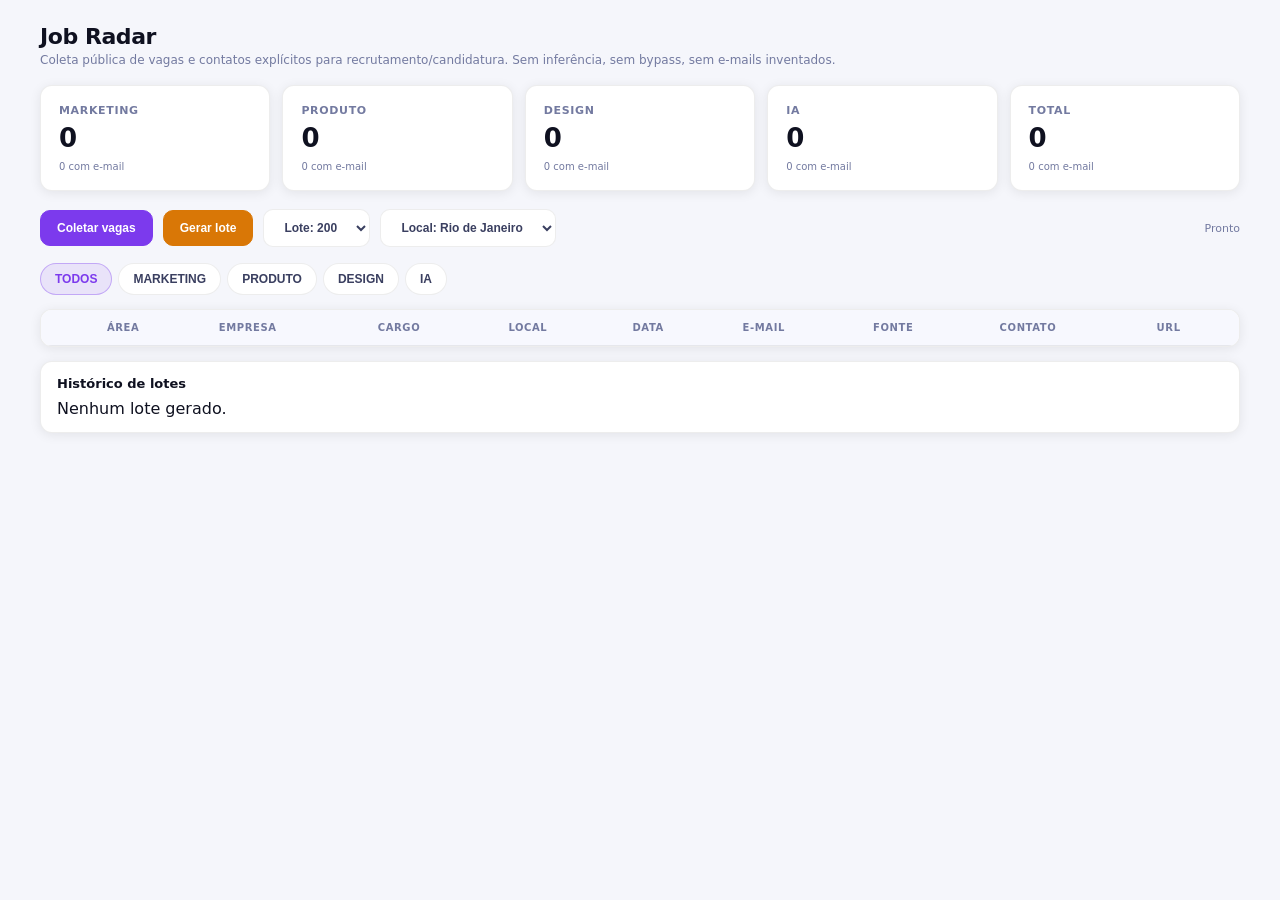
<file: dashboard/job-radar.html>
<!DOCTYPE html>
<html lang="pt-BR">
<head>
<meta charset="UTF-8">
<meta name="viewport" content="width=device-width, initial-scale=1.0">
<title>Job Radar — Career OS</title>
<style>
:root{--bg:#f5f6fb;--surface:#fff;--border:rgba(0,0,0,0.07);--text:#0f1120;--text2:#3a3f60;--text3:#737aa0;--violet:#7c3aed;--violet2:#8b5cf6;--blue:#2563eb;--green:#059669;--amber:#d97706;--coral:#e11d48;--r:12px;--sh:0 2px 12px rgba(0,0,0,0.08)}
*{box-sizing:border-box;margin:0;padding:0}
body{font-family:"Inter",system-ui,sans-serif;background:var(--bg);color:var(--text);padding:24px}
.wrap{max-width:1200px;margin:0 auto}
.h1{font-family:"Syne",system-ui,sans-serif;font-size:22px;font-weight:800;letter-spacing:-0.02em;margin-bottom:4px}
.sub{font-size:12px;color:var(--text3);margin-bottom:18px}
.grid{display:grid;grid-template-columns:repeat(5,1fr);gap:12px;margin-bottom:18px}
.card{background:var(--surface);border:1px solid var(--border);border-radius:var(--r);padding:18px;box-shadow:var(--sh)}
.card .k{font-size:11px;color:var(--text3);font-weight:600;letter-spacing:0.06em;text-transform:uppercase;margin-bottom:6px}
.card .v{font-size:26px;font-weight:800;letter-spacing:-0.03em}
.toolbar{display:flex;gap:10px;flex-wrap:wrap;align-items:center;margin-bottom:16px}
.btn{display:inline-flex;align-items:center;gap:8px;padding:10px 16px;border-radius:10px;border:1.5px solid var(--border);background:var(--surface);color:var(--text2);cursor:pointer;font-size:12px;font-weight:600;transition:all .18s}
.btn:hover{background:#f7f8fe;border-color:rgba(0,0,0,0.12);transform:translateY(-1px)}
.btn-primary{background:var(--violet);border-color:var(--violet);color:#fff}
.btn-primary:hover{background:#7c3aed;border-color:#7c3aed;color:#fff}
.btn-amber{background:var(--amber);border-color:var(--amber);color:#fff}
.btn-amber:hover{background:#d97706;border-color:#d97706;color:#fff}
.section{display:none}
.section.active{display:block}
.tabs{display:flex;gap:6px;flex-wrap:wrap;margin-bottom:14px}
.tab{padding:8px 14px;border-radius:99px;border:1.5px solid var(--border);background:var(--surface);color:var(--text2);cursor:pointer;font-size:12px;font-weight:600}
.tab.active{background:rgba(124,58,237,0.1);border-color:rgba(124,58,237,0.35);color:var(--violet)}
.table{background:var(--surface);border:1px solid var(--border);border-radius:var(--r);overflow:auto;box-shadow:var(--sh)}
.table table{width:100%;border-collapse:collapse;min-width:900px}
.table th,.table td{padding:12px 14px;font-size:12px;text-align:left;border-bottom:1px solid var(--border)}
.table th{font-size:10px;font-weight:700;letter-spacing:0.06em;text-transform:uppercase;color:var(--text3);background:#f7f8fe}
.badge{font-size:10px;font-weight:700;padding:3px 9px;border-radius:99px;white-space:nowrap;display:inline-block}
.b-blue{background:rgba(37,99,235,0.1);color:var(--blue);border:1px solid rgba(37,99,235,0.2)}
.b-violet{background:rgba(124,58,237,0.1);color:var(--violet);border:1px solid rgba(124,58,237,0.2)}
.b-green{background:rgba(5,150,105,0.1);color:var(--green);border:1px solid rgba(5,150,105,0.2)}
.b-amber{background:rgba(217,119,6,0.1);color:var(--amber);border:1px solid rgba(217,119,6,0.2)}
.empty{text-align:center;padding:60px 20px;color:var(--text3)}
.history{background:var(--surface);border:1px solid var(--border);border-radius:var(--r);padding:14px 16px;margin-top:14px;box-shadow:var(--sh)}
.history .t{font-family:"Syne",system-ui,sans-serif;font-size:13px;font-weight:800;margin-bottom:8px}
.footer{font-size:10px;color:var(--text3);margin-top:8px}
</style>
</head>
<body>
<div class="wrap">
  <div class="h1">Job Radar</div>
  <div class="sub">Coleta pública de vagas e contatos explícitos para recrutamento/candidatura. Sem inferência, sem bypass, sem e-mails inventados.</div>

  <div class="grid">
    <div class="card"><div class="k">MARKETING</div><div class="v" id="kpi-mkt">0</div><div class="footer" id="kpi-mkt-email">0 com e-mail</div></div>
    <div class="card"><div class="k">PRODUTO</div><div class="v" id="kpi-prod">0</div><div class="footer" id="kpi-prod-email">0 com e-mail</div></div>
    <div class="card"><div class="k">DESIGN</div><div class="v" id="kpi-design">0</div><div class="footer" id="kpi-design-email">0 com e-mail</div></div>
    <div class="card"><div class="k">IA</div><div class="v" id="kpi-ia">0</div><div class="footer" id="kpi-ia-email">0 com e-mail</div></div>
    <div class="card"><div class="k">TOTAL</div><div class="v" id="kpi-total">0</div><div class="footer" id="kpi-total-email">0 com e-mail</div></div>
  </div>

  <div class="toolbar">
    <button class="btn btn-primary" onclick="runCollect()">Coletar vagas</button>
    <button class="btn btn-amber" onclick="generateSelected()">Gerar lote</button>
    <select class="btn" id="batch-size"><option value="200">Lote: 200</option><option value="100">Lote: 100</option></select>
    <select class="btn" id="location"><option value="Rio de Janeiro">Local: Rio de Janeiro</option><option value="Brasil">Local: Brasil</option><option value="Remote">Remoto</option></select>
    <span style="margin-left:auto;font-size:11px;color:var(--text3)" id="status">Pronto</span>
  </div>

  <div class="tabs">
    <button class="tab active" onclick="showCategory('TODOS')">TODOS</button>
    <button class="tab" onclick="showCategory('MARKETING')">MARKETING</button>
    <button class="tab" onclick="showCategory('PRODUTO')">PRODUTO</button>
    <button class="tab" onclick="showCategory('DESIGN')">DESIGN</button>
    <button class="tab" onclick="showCategory('IA')">IA</button>
  </div>

  <div class="section active" id="section-TODOS">
    <div class="table"><table>
      <thead><tr><th></th><th>Área</th><th>Empresa</th><th>Cargo</th><th>Local</th><th>Data</th><th>E-mail</th><th>Fonte</th><th>Contato</th><th>URL</th></tr></thead>
      <tbody id="table-TODOS"></tbody>
    </table></div>
  </div>
  <div class="section" id="section-MARKETING"><div class="table"><table><thead><tr><th></th><th>Área</th><th>Empresa</th><th>Cargo</th><th>Local</th><th>Data</th><th>E-mail</th><th>Fonte</th><th>Contato</th><th>URL</th></tr></thead><tbody id="table-MARKETING"></tbody></table></div></div>
  <div class="section" id="section-PRODUTO"><div class="table"><table><thead><tr><th></th><th>Área</th><th>Empresa</th><th>Cargo</th><th>Local</th><th>Data</th><th>E-mail</th><th>Fonte</th><th>Contato</th><th>URL</th></tr></thead><tbody id="table-PRODUTO"></tbody></table></div></div>
  <div class="section" id="section-DESIGN"><div class="table"><table><thead><tr><th></th><th>Área</th><th>Empresa</th><th>Cargo</th><th>Local</th><th>Data</th><th>E-mail</th><th>Fonte</th><th>Contato</th><th>URL</th></tr></thead><tbody id="table-DESIGN"></tbody></table></div></div>
  <div class="section" id="section-IA"><div class="table"><table><thead><tr><th></th><th>Área</th><th>Empresa</th><th>Cargo</th><th>Local</th><th>Data</th><th>E-mail</th><th>Fonte</th><th>Contato</th><th>URL</th></tr></thead><tbody id="table-IA"></tbody></table></div></div>

  <div class="history">
    <div class="t">Histórico de lotes</div>
    <div id="batch-history">Nenhum lote gerado.</div>
  </div>
</div>

<script>
let currentCategory='TODOS';
let rawData={MARKETING:[],PRODUTO:[],DESIGN:[],IA:[]};

async function runCollect(){
  const status=document.getElementById('status');
  status.textContent='Coletando...';
  try{
    const res=await fetch('/api/job-radar/collect',{method:'POST',headers:{'Content-Type':'application/json'},body:JSON.stringify({location:document.getElementById('location').value})});
    if(!res.ok) throw new Error('Falha na coleta');
    const data=await res.json();
    rawData=data.results||rawData;
    renderAll();
    status.textContent='Coleta concluída.';
  }catch(e){
    status.textContent='Erro na coleta: '+e.message;
  }
}

function renderAll(){
  const all=[];
  for(const [area,items] of Object.entries(rawData)){
    all.push(...items.map(it=>({...it,area}));
  }
  renderTable('TODOS', all);
  for(const area of Object.keys(rawData)){
    renderTable(area, rawData[area]||[]);
  }
  updateKPIs();
}

function updateKPIs(){
  const all=[].concat(...Object.values(rawData));
  const kpis={MARKETING:['kpi-mkt','kpi-mkt-email'],PRODUTO:['kpi-prod','kpi-prod-email'],DESIGN:['kpi-design','kpi-design-email'],IA:['kpi-ia','kpi-ia-email']};
  const totals={count:all.length,email:all.filter(x=>x.email).length};
  for(const [area,[cId,eId]] of Object.entries(kpis)){
    const items=rawData[area]||[];
    document.getElementById(cId).textContent=items.length;
    document.getElementById(eId).textContent=(items.filter(x=>x.email).length)+' com e-mail';
  }
  document.getElementById('kpi-total').textContent=totals.count;
  document.getElementById('kpi-total-email').textContent=(totals.email)+' com e-mail';
}

function renderTable(area, items){
  const tbody=document.getElementById('table-'+area);
  if(!tbody) return;
  if(!items.length){
    tbody.innerHTML='<tr><td colspan="10"><div class="empty">Nenhum contato encontrado para esta categoria.</div></td></tr>';
    return;
  }
  tbody.innerHTML=items.map((c,idx)=>`
    <tr>
      <td><input type="checkbox" class="sel" data-index="${idx}" data-area="${area}"></td>
      <td><span class="badge ${area==='MARKETING'?'b-blue':area==='PRODUTO'?'b-violet':area==='DESIGN'?'b-green':'b-amber'}">${c.area||area}</span></td>
      <td>${c.company||'—'}</td>
      <td>${c.role||'—'}</td>
      <td>${c.location||'—'}</td>
      <td>${c.published_date||'—'}</td>
      <td>${c.email||'—'}</td>
      <td>${c.source||'—'}</td>
      <td><span class="badge ${c.contact_type==='email'?'b-blue':'b-gray'}">${c.contact_type||'email'}</span></td>
      <td><a href="${c.job_url||'#'}" target="_blank">abrir</a></td>
    </tr>
  `).join('');
}

function showCategory(cat){
  currentCategory=cat;
  document.querySelectorAll('.tab').forEach(t=>t.classList.toggle('active',t.textContent===cat));
  document.querySelectorAll('.section').forEach(s=>s.classList.toggle('active',s.id==='section-'+cat));
}

function generateSelected(){
  const batchSize=parseInt(document.getElementById('batch-size').value,10)||200;
  const checked=[];
  document.querySelectorAll('.sel:checked').forEach(el=>{
    const area=el.dataset.area;
    const idx=parseInt(el.dataset.index,10);
    const c=(rawData[area]||[])[idx];
    if(c) checked.push({...c,area});
  });
  if(!checked.length){
    alert('Selecione ao menos um contato.');
    return;
  }
  const batches=[];
  for(let i=0;i<checked.length;i+=batchSize){
    const chunk=checked.slice(i,i+batchSize);
    const batchId=`${currentCategory} #${String(Math.floor(i/batchSize)+1).padStart(3,'0')}`;
    batches.push({batch_id:batchId,area:currentCategory,count:len(chunk),contacts:chunk});
  }
  fetch('/api/job-radar/batch',{method:'POST',headers:{'Content-Type':'application/json'},body:JSON.stringify({batches})}).then(r=>r.json()).then(data=>{
    alert('Lotes gerados: '+data.batches.length);
    renderHistory();
  }).catch(()=>{});
}

async function renderHistory(){
  const el=document.getElementById('batch-history');
  try{
    const res=await fetch('/api/job-radar/history');
    const data=await res.json();
    if(!data.length){el.textContent='Nenhum lote gerado.';return;}
    el.innerHTML='<table><thead><tr><th>Lote</th><th>Categoria</th><th>Qtd</th><th>Status</th><th>Data</th></tr></thead><tbody>'+data.map(b=>`<tr><td>${b.batch_id}</td><td>${b.area}</td><td>${b.count}</td><td>${b.status}</td><td>${b.created_at}</td></tr>`).join('')+'</tbody></table>';
  }catch(e){}
}

showCategory('TODOS');
</script>
</body>
</html>
</file>
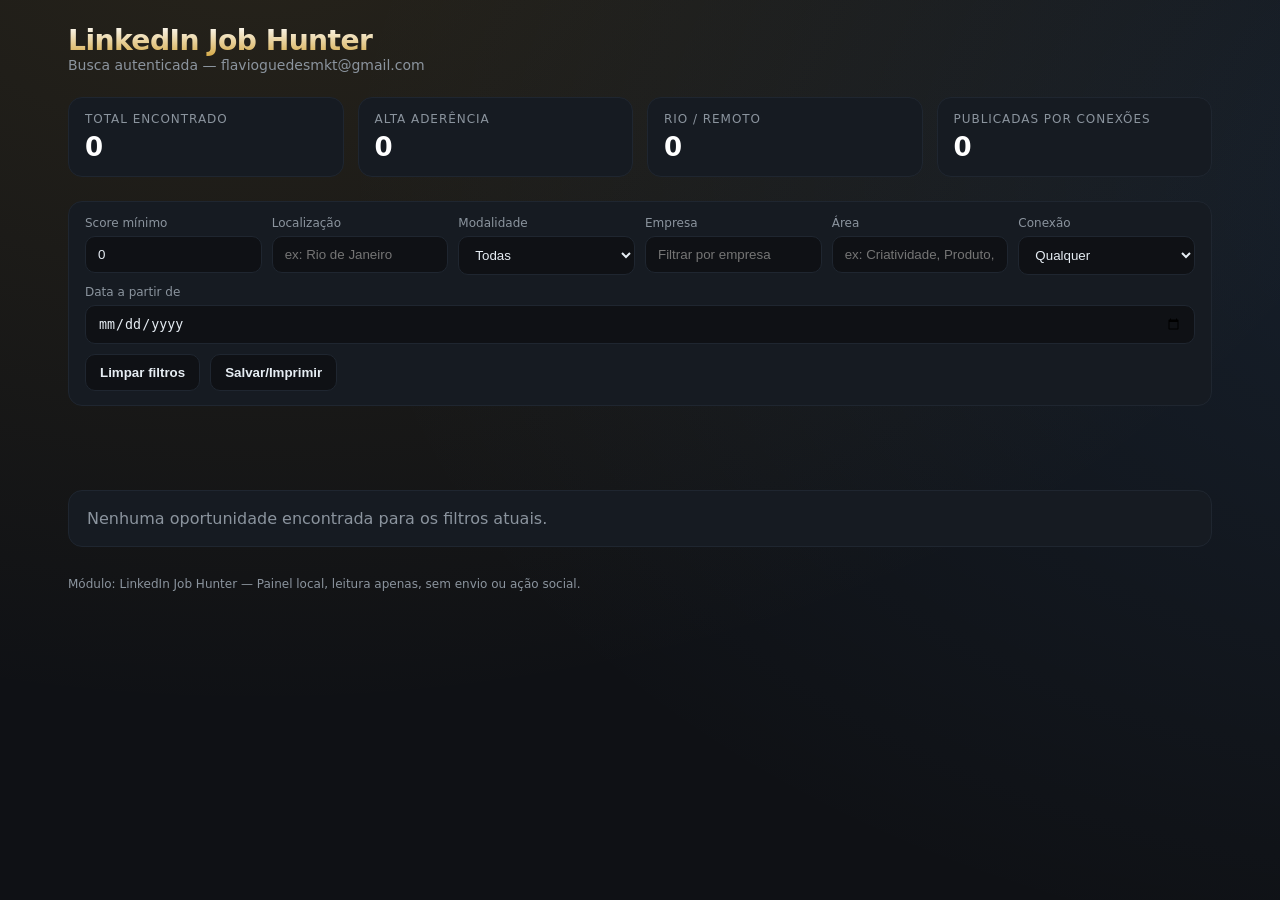
<file: linkedin/linkedin_jobs_dashboard.html>
<!DOCTYPE html>
<html lang="pt-BR">
<head>
<meta charset="UTF-8" />
<meta name="viewport" content="width=device-width, initial-scale=1.0" />
<title>LinkedIn Job Hunter — Flavio Guedes</title>
<style>
  :root {
    --bg: #0f1115;
    --surface: #161b22;
    --border: #1f2630;
    --muted: #8b949e;
    --text: #e6edf3;
    --accent: #d4a843;
    --accent2: #f0c66e;
    --tag-bg: #1f2630;
    --tag-text: #d4a843;
    --link: #58a6ff;
    --score-ex: #3fb950;
    --score-high: #58a6ff;
    --score-mid: #d29922;
    --score-low: #8b949e;
  }

  * {
    box-sizing: border-box;
  }

  body {
    margin: 0;
    font-family: ui-sans-serif, system-ui, -apple-system, BlinkMacSystemFont, Segoe UI, Roboto, Ubuntu, Cantarell, Noto Sans, Helvetica Neue, Arial, sans-serif;
    background:
      radial-gradient(1200px 800px at 20% -10%, rgba(212,168,67,0.12), transparent),
      radial-gradient(1200px 800px at 120% 20%, rgba(88,166,255,0.10), transparent),
      var(--bg);
    color: var(--text);
    min-height: 100vh;
  }

  header, main, footer {
    max-width: 1180px;
    margin: 0 auto;
    padding: 24px 18px;
  }

  header {
    display: flex;
    flex-direction: column;
    gap: 6px;
  }

  h1 {
    margin: 0;
    font-size: clamp(28px, 2.2vw, 38px);
    letter-spacing: -0.02em;
    font-weight: 800;
    background: linear-gradient(180deg, #fff 0%, #d4a843 100%);
    -webkit-background-clip: text;
    background-clip: text;
    color: transparent;
  }

  .sub {
    color: var(--muted);
    font-size: 14px;
  }

  .kpis {
    margin-top: 18px;
    display: grid;
    grid-template-columns: repeat(4, minmax(0, 1fr));
    gap: 14px;
  }

  .kpi {
    background: var(--surface);
    border: 1px solid var(--border);
    border-radius: 14px;
    padding: 14px 16px;
    display: flex;
    flex-direction: column;
    gap: 6px;
  }

  .kpi .label {
    font-size: 12px;
    color: var(--muted);
    text-transform: uppercase;
    letter-spacing: 0.08em;
  }

  .kpi .value {
    font-size: 26px;
    font-weight: 800;
    color: #fff;
  }

  .toolbar {
    margin-top: 18px;
    display: flex;
    flex-direction: column;
    gap: 10px;
    background: var(--surface);
    border: 1px solid var(--border);
    border-radius: 14px;
    padding: 14px 16px;
  }

  .toolbar-row {
    display: flex;
    gap: 10px;
    flex-wrap: wrap;
  }

  .toolbar label {
    font-size: 12px;
    color: var(--muted);
    display: flex;
    flex-direction: column;
    gap: 6px;
    min-width: 160px;
    flex: 1 1 160px;
  }

  .toolbar input, .toolbar select {
    background: #0f1115;
    color: var(--text);
    border: 1px solid var(--border);
    border-radius: 10px;
    padding: 10px 12px;
    outline: none;
  }

  .actions {
    display: flex;
    gap: 10px;
    align-items: end;
  }

  button.primary, button.secondary {
    border: 0;
    border-radius: 10px;
    padding: 10px 14px;
    font-weight: 700;
    cursor: pointer;
  }

  button.primary {
    background: linear-gradient(180deg, #f0c66e 0%, #d4a843 100%);
    color: #0f1115;
  }

  button.secondary {
    background: #0f1115;
    color: var(--text);
    border: 1px solid var(--border);
  }

  .grid {
    margin-top: 18px;
    display: grid;
    grid-template-columns: repeat(auto-fill, minmax(300px, 1fr));
    gap: 14px;
  }

  .card {
    background: var(--surface);
    border: 1px solid var(--border);
    border-radius: 14px;
    padding: 16px;
    display: flex;
    flex-direction: column;
    gap: 10px;
  }

  .card .top {
    display: flex;
    justify-content: space-between;
    align-items: start;
    gap: 10px;
  }

  .score {
    display: inline-flex;
    align-items: center;
    justify-content: center;
    min-width: 52px;
    padding: 6px 8px;
    border-radius: 999px;
    font-weight: 800;
    font-size: 13px;
    color: #0f1115;
    background: #8b949e;
  }

  .score.ex { background: var(--score-ex); }
  .score.high { background: var(--score-high); }
  .score.mid { background: var(--score-mid); }
  .score.low { background: var(--score-low); }

  .title {
    margin: 0;
    font-size: 18px;
    font-weight: 800;
    color: #fff;
  }

  .meta {
    color: var(--muted);
    font-size: 13px;
    display: flex;
    flex-wrap: wrap;
    gap: 8px;
  }

  .tag {
    display: inline-flex;
    align-items: center;
    gap: 6px;
    background: var(--tag-bg);
    color: var(--tag-text);
    border: 1px solid var(--border);
    border-radius: 999px;
    padding: 4px 10px;
    font-size: 12px;
    font-weight: 600;
  }

  .desc {
    color: #cdd6e0;
    font-size: 13.5px;
    line-height: 1.45;
    display: -webkit-box;
    -webkit-line-clamp: 4;
    -webkit-box-orient: vertical;
    overflow: hidden;
  }

  .author, .connection {
    color: var(--muted);
    font-size: 13px;
  }

  .connection.connected {
    color: var(--score-ex);
  }

  .links {
    display: flex;
    gap: 10px;
    flex-wrap: wrap;
    margin-top: 2px;
  }

  .links a {
    color: var(--link);
    text-decoration: none;
    font-weight: 700;
    font-size: 13px;
    padding: 8px 10px;
    border-radius: 10px;
    border: 1px solid var(--border);
    background: #0f1115;
  }

  .links a:hover {
    border-color: #58a6ff;
  }

  .empty {
    margin-top: 18px;
    color: var(--muted);
    background: var(--surface);
    border: 1px solid var(--border);
    border-radius: 14px;
    padding: 18px;
  }

  footer {
    color: var(--muted);
    font-size: 12px;
    padding-top: 6px;
    padding-bottom: 34px;
  }

  @media (max-width: 640px) {
    .kpis { grid-template-columns: repeat(2, minmax(0, 1fr)); }
    .grid { grid-template-columns: 1fr; }
  }
</style>
</head>
<body>
<header>
  <div>
    <h1>LinkedIn Job Hunter</h1>
    <div class="sub">Busca autenticada — flavioguedesmkt@gmail.com</div>
  </div>
  <div class="kpis" id="kpis">
    <div class="kpi">
      <div class="label">Total encontrado</div>
      <div class="value" id="kpi-total">0</div>
    </div>
    <div class="kpi">
      <div class="label">Alta aderência</div>
      <div class="value" id="kpi-high">0</div>
    </div>
    <div class="kpi">
      <div class="label">Rio / Remoto</div>
      <div class="value" id="kpi-rio-remote">0</div>
    </div>
    <div class="kpi">
      <div class="label">Publicadas por conexões</div>
      <div class="value" id="kpi-conn">0</div>
    </div>
  </div>
  <div class="toolbar">
    <div class="toolbar-row">
      <label>
        <span>Score mínimo</span>
        <input id="f-score" type="number" min="0" max="100" value="0" />
      </label>
      <label>
        <span>Localização</span>
        <input id="f-location" placeholder="ex: Rio de Janeiro" />
      </label>
      <label>
        <span>Modalidade</span>
        <select id="f-modality">
          <option value="">Todas</option>
          <option value="Remoto">Remoto</option>
          <option value="Híbrido">Híbrido</option>
          <option value="Presencial">Presencial</option>
        </select>
      </label>
      <label>
        <span>Empresa</span>
        <input id="f-company" placeholder="Filtrar por empresa" />
      </label>
      <label>
        <span>Área</span>
        <input id="f-area" placeholder="ex: Criatividade, Produto, IA" />
      </label>
      <label>
        <span>Conexão</span>
        <select id="f-connection">
          <option value="">Qualquer</option>
          <option value="1ST">Conexão de 1º grau</option>
          <option value="UNKNOWN">Desconhecido</option>
        </select>
      </label>
      <label>
        <span>Data a partir de</span>
        <input id="f-date" type="date" />
      </label>
    </div>
    <div class="actions">
      <button class="secondary" onclick="resetFilters()">Limpar filtros</button>
      <button class="secondary" onclick="window.print()">Salvar/Imprimir</button>
    </div>
  </div>
</header>
<main>
  <div class="grid" id="grid"></div>
  <div class="empty" id="empty" style="display:none;">Nenhuma oportunidade encontrada para os filtros atuais.</div>
</main>
<footer>
  Módulo: LinkedIn Job Hunter — Painel local, leitura apenas, sem envio ou ação social.
</footer>
<script>
  const jobs = [];
  fetch(window.location.href.replace('linkedin_jobs_dashboard.html','linkedin_jobs.json'), {cache:'no-store'})
    .then(r => r.json())
    .then(data => {
      if (Array.isArray(data)) data.forEach(j => jobs.push(j));
    })
    .catch(() => {});

  const grid = document.getElementById('grid');
  const empty = document.getElementById('empty');

  function badgeClass(s) {
    if (s >= 90) return 'ex';
    if (s >= 75) return 'high';
    if (s >= 60) return 'mid';
    return 'low';
  }

  function tierText(s) {
    if (s >= 90) return 'EXCELENTE';
    if (s >= 75) return 'ALTA';
    if (s >= 60) return 'MÉDIA';
    return 'BAIXA';
  }

  function connectionText(c) {
    if (!c) return 'UNKNOWN';
    return c;
  }

  function matches(item) {
    const score = Number(document.getElementById('f-score').value || 0);
    const location = document.getElementById('f-location').value.trim().toLowerCase();
    const modality = document.getElementById('f-modality').value;
    const company = document.getElementById('f-company').value.trim().toLowerCase();
    const area = document.getElementById('f-area').value.trim().toLowerCase();
    const connection = document.getElementById('f-connection').value;
    const dateFrom = document.getElementById('f-date').value;

    if ((item.score || 0) < score) return false;
    if (location && !String(item.location || '').toLowerCase().includes(location)) return false;
    if (modality && String(item.modality || '').toLowerCase() !== modality.toLowerCase()) return false;
    if (company && !String(item.company || '').toLowerCase().includes(company)) return false;
    if (connection && String(item.connection_status || '').toUpperCase() !== connection) return false;

    const text = [item.title, item.company, item.location, item.modality, item.description, item.why_relevant].join(' ').toLowerCase();
    if (area && !text.includes(area)) return false;

    if (dateFrom && item.date) {
      const d = new Date(item.date);
      const from = new Date(dateFrom);
      if (isNaN(d.getTime()) || d.getTime() < from.getTime()) return false;
    }

    return true;
  }

  function card(item) {
    const score = Number(item.score || 0);
    const bc = badgeClass(score);
    const tier = tierText(score);
    const conn = connectionText(item.connection_status);
    const isConnected = /1ST|1º GRAU|CONNECTION/i.test(conn || '');

    const hasPost = /^https?:\/\//i.test(item.post_url || '');
    const hasJob = /^https?:\/\//i.test(item.job_url || '');

    return `
      <article class="card">
        <div class="top">
          <div>
            <div class="title">${escapeHtml(item.title || 'Sem título')}</div>
            <div class="meta">
              <span>${escapeHtml(item.company || '—')}</span>
              <span>•</span>
              <span>${escapeHtml(item.location || '—')}</span>
              <span>•</span>
              <span>${escapeHtml(item.modality || '—')}</span>
            </div>
            <div class="meta" style="margin-top:6px;">
              <span class="tag">Score ${score} · ${tier}</span>
              ${item.date ? `<span class="tag">${escapeHtml(String(item.date))}</span>` : ''}
              ${isConnected ? '<span class="tag">🤝 Conexão de 1º grau</span>' : ''}
            </div>
          </div>
          <div class="score ${bc}">${score}</div>
        </div>
        <div class="author">👤 ${escapeHtml(item.author || '—')}${item.author_role ? ' · ' + escapeHtml(item.author_role) : ''}</div>
        <div class="connection ${isConnected ? 'connected' : ''}">🤝 ${escapeHtml(conn)}</div>
        ${item.description ? `<div class="desc">${escapeHtml(item.description)}</div>` : ''}
        <div class="desc">💡 ${escapeHtml(item.why_relevant || 'Relevância avaliada pelo modelo de scoring.')}</div>
        <div class="links">
          ${hasPost ? `<a href="${escapeHtml(item.post_url)}" target="_blank" rel="noopener noreferrer">VER PUBLICAÇÃO</a>` : ''}
          ${hasJob ? `<a href="${escapeHtml(item.job_url)}" target="_blank" rel="noopener noreferrer">VER VAGA</a>` : ''}
        </div>
      </article>
    `;
  }

  function escapeHtml(str) {
    if (str == null) return '';
    return String(str)
      .replace(/&/g, '&amp;')
      .replace(/</g, '&lt;')
      .replace(/>/g, '&gt;')
      .replace(/"/g, '&quot;')
      .replace(/'/g, '&#39;');
  }

  function render() {
    const filtered = jobs.filter(matches);
    filtered.sort((a,b) => {
      const sa = Number(a.score||0), sb = Number(b.score||0);
      if (sb !== sa) return sb - sa;
      const ca = String(a.connection_status||'').toUpperCase();
      const cb = String(b.connection_status||'').toUpperCase();
      if (ca !== cb) return ca.localeCompare(cb);
      return String(b.date||'').localeCompare(String(a.date||''));
    });

    grid.innerHTML = filtered.map(card).join('');
    empty.style.display = filtered.length ? 'none' : 'block';

    document.getElementById('kpi-total').textContent = jobs.length;
    document.getElementById('kpi-high').textContent = jobs.filter(i => (Number(i.score||0) >= 75)).length;
    document.getElementById('kpi-rio-remote').textContent = jobs.filter(i => /rio|remoto|remote/i.test(`${i.location||''} ${i.modality||''}`)).length;
    document.getElementById('kpi-conn').textContent = jobs.filter(i => /1ST|1º GRAU|CONNECTION/i.test(String(i.connection_status||''))).length;
  }

  function resetFilters() {
    document.getElementById('f-score').value = '0';
    document.getElementById('f-location').value = '';
    document.getElementById('f-modality').value = '';
    document.getElementById('f-company').value = '';
    document.getElementById('f-area').value = '';
    document.getElementById('f-connection').value = '';
    document.getElementById('f-date').value = '';
    render();
  }

  document.querySelectorAll('#f-score,#f-location,#f-modality,#f-company,#f-area,#f-connection,#f-date').forEach(el => el.addEventListener('input', render));
  render();
</script>
</body>
</html>
</file>
<file: dashboard/repertoire/styles.css>
:root {
  --bg: #0b0f14;
  --panel: #111820;
  --panel-2: #172029;
  --text: #e6eef7;
  --dim: #8aa3b8;
  --accent: #c8e86b;
  --accent-2: #9eff6d;
  --danger: #ff5f6d;
  --warn: #ffcf6a;
  --ok: #6bffb8;
  --border: #1f2d3a;
}

* { box-sizing: border-box; }

html, body {
  margin: 0; padding: 0;
  background: var(--bg);
  color: var(--text);
  font-family: ui-sans-serif, -apple-system, "Segoe UI", Inter, Roboto, sans-serif;
}

.topbar {
  position: sticky; top: 0; z-index: 10;
  background: linear-gradient(180deg, rgba(11,15,20,0.95), rgba(11,15,20,0.7));
  border-bottom: 1px solid var(--border);
  padding: 14px 18px;
  backdrop-filter: blur(6px);
}

.brand { display: flex; align-items: baseline; gap: 10px; }
.logo { font-weight: 800; letter-spacing: .4px; color: var(--accent); }
.sub { color: var(--dim); font-size: 12px; }
.pills { display: flex; flex-wrap: wrap; gap: 8px; margin-top: 10px; }
.pill { background: var(--panel); border: 1px solid var(--border); color: var(--dim); padding: 6px 10px; border-radius: 999px; font-size: 12px; }
.pill b { color: var(--text); margin-left: 4px; }

.layout { display: grid; grid-template-columns: 280px 1fr; gap: 16px; padding: 16px; }
.sidebar { background: var(--panel); border: 1px solid var(--border); border-radius: 12px; padding: 12px; height: calc(100vh - 120px); position: sticky; top: 80px; display: flex; flex-direction: column; gap: 10px; }
.sidebar h3 { margin: 0; font-size: 14px; color: var(--dim); }
.song-list { flex: 1; overflow-y: auto; display: flex; flex-direction: column; gap: 6px; }
.song-item { background: var(--panel-2); border: 1px solid var(--border); border-radius: 8px; padding: 10px; cursor: pointer; transition: border-color .2s; }
.song-item:hover { border-color: #243445; }
.song-item.active { border-color: var(--accent); }
.song-title { font-size: 13px; font-weight: 700; color: var(--text); }
.song-artist { font-size: 11px; color: var(--dim); }
.song-status { font-size: 10px; color: var(--dim); margin-top: 4px; }
.sidebar-actions { display: flex; flex-direction: column; gap: 8px; }

.debug-log {
  background: var(--panel-2);
  border: 1px solid var(--border);
  border-radius: 8px;
  padding: 8px;
  color: var(--dim);
  font-size: 11px;
  max-height: 180px;
  overflow-y: auto;
  white-space: pre-wrap;
}

.stage { display: flex; flex-direction: column; gap: 14px; }

.player-area {
  background: var(--panel);
  border: 1px solid var(--border);
  border-radius: 12px;
  padding: 14px;
  display: flex;
  flex-direction: column;
  gap: 12px;
}

.song-header { display: flex; flex-wrap: wrap; justify-content: space-between; align-items: flex-start; gap: 10px; }
.song-header h1 { margin: 0; font-size: 18px; }
.song-header p { margin: 4px 0 0; color: var(--dim); font-size: 13px; }
.song-meta { display: flex; flex-wrap: wrap; gap: 8px; }
.meta-badge { background: var(--panel-2); border: 1px solid var(--border); padding: 5px 8px; border-radius: 999px; font-size: 11px; color: var(--dim); }

.video-wrapper { position: relative; background: #000; border-radius: 10px; overflow: hidden; aspect-ratio: 16 / 9; }
.video-wrapper iframe { width: 100%; height: 100%; border: 0; }
.no-audio-msg { position: absolute; inset: 0; display: flex; flex-direction: column; align-items: center; justify-content: center; gap: 10px; color: var(--dim); }
.hidden { display: none !important; }

.progress-row { display: flex; flex-wrap: wrap; align-items: center; gap: 10px; }
.time-display { color: var(--dim); font-size: 12px; font-family: ui-monospace, SFMono-Regular, Menlo, monospace; }

.speed-row { display: flex; flex-wrap: wrap; align-items: center; gap: 10px; }
.speed-presets { display: flex; flex-wrap: wrap; gap: 6px; }
.speed.active { border-color: var(--accent); color: var(--accent); }
.bpm-controls { display: flex; flex-wrap: wrap; gap: 6px; }

.waveform-row { position: relative; }
.waveform { width: 100%; height: 80px; background: var(--panel-2); border: 1px solid var(--border); border-radius: 10px; }
.region-marker { position: absolute; top: 0; bottom: 0; width: 2px; background: var(--accent); opacity: 0.6; }
.region-a { left: 20%; }
.region-b { left: 60%; }

.structure-timeline { display: flex; flex-wrap: wrap; gap: 8px; }
.structure-btn { background: var(--panel-2); border: 1px solid var(--border); color: var(--dim); padding: 6px 10px; border-radius: 8px; font-size: 12px; cursor: pointer; }
.structure-btn:hover { border-color: #243445; color: var(--text); }

.teleprompter {
  background: var(--panel);
  border: 1px solid var(--border);
  border-radius: 12px;
  padding: 12px;
  display: flex;
  flex-direction: column;
  gap: 10px;
}

.tele-header { display: flex; flex-wrap: wrap; justify-content: space-between; align-items: center; gap: 10px; }
.tele-header h3 { margin: 0; font-size: 14px; }
.tele-controls { display: flex; flex-wrap: wrap; gap: 8px; }

.tele-scroll { overflow: hidden; position: relative; }
.tele-content { font-size: 22px; line-height: 1.7; color: var(--text); transition: font-size .2s; }
.tele-line { padding: 6px 10px; border-radius: 8px; }
.tele-line.active { background: rgba(200, 232, 107, 0.08); border-left: 3px solid var(--accent); }
.tele-line .chord { color: var(--accent); font-weight: 700; margin-right: 8px; }

.guitar-modes {
  background: var(--panel);
  border: 1px solid var(--border);
  border-radius: 12px;
  padding: 12px;
  display: flex;
  flex-direction: column;
  gap: 10px;
}

.mode-tabs { display: flex; flex-wrap: wrap; gap: 8px; }
.mode-tab { background: var(--panel-2); border: 1px solid var(--border); color: var(--dim); padding: 8px 12px; border-radius: 8px; font-size: 12px; cursor: pointer; }
.mode-tab.active { border-color: var(--accent); color: var(--accent); }

.mode-section { display: none; }
.mode-section.active { display: block; }

.chord-view { display: flex; flex-wrap: wrap; gap: 16px; }
.chord-panel-header { display: flex; align-items: center; justify-content: space-between; margin-bottom: 10px; }
.chord-indicator { font-size: 12px; color: var(--dim); background: var(--panel-2); border: 1px solid var(--border); padding: 8px 10px; border-radius: 8px; width: 100%; }
.chord-card { background: var(--panel-2); border: 1px solid var(--border); border-radius: 10px; padding: 12px; width: 150px; text-align: center; transition: border-color .2s; }
.chord-card.active-chord { border-color: var(--accent); box-shadow: 0 0 0 2px rgba(200, 232, 107, 0.15); }
.chord-name { font-size: 18px; font-weight: 700; color: var(--accent); margin-bottom: 6px; }
.chord-meta { display: block; font-size: 11px; color: var(--dim); font-weight: 400; }
.chord-svg-wrap { display: flex; align-items: center; justify-content: center; }
.chord-svg { width: 100%; height: 120px; }
.chord-fingering { display: flex; justify-content: center; gap: 8px; margin-top: 8px; }
.chord-fingering span { font-size: 12px; color: var(--dim); background: var(--panel); border: 1px solid var(--border); border-radius: 6px; padding: 3px 7px; min-width: 22px; text-align: center; }

.diagram-grid { display: flex; flex-wrap: wrap; gap: 16px; }

.tab-view { background: var(--panel-2); border: 1px solid var(--border); border-radius: 10px; padding: 12px; color: var(--text); font-size: 13px; overflow-x: auto; white-space: pre; }

.notes-view { background: var(--panel-2); border: 1px solid var(--border); border-radius: 10px; padding: 12px; color: var(--dim); font-size: 13px; }

.simple-view { display: flex; flex-direction: column; gap: 12px; }
.simple-card { background: var(--panel-2); border: 1px solid var(--border); border-radius: 10px; padding: 12px; }

.progress-panel {
  background: var(--panel);
  border: 1px solid var(--border);
  border-radius: 12px;
  padding: 12px;
  display: flex;
  flex-direction: column;
  gap: 10px;
}
.progress-panel h3 { margin: 0; font-size: 14px; color: var(--dim); }
.progress-grid { display: grid; grid-template-columns: repeat(auto-fit, minmax(180px, 1fr)); gap: 10px; }
.progress-item { display: flex; flex-direction: column; gap: 6px; }
.progress-label { font-size: 11px; color: var(--dim); text-transform: uppercase; letter-spacing: .3px; }
.progress-item input, .progress-item select { background: var(--panel-2); color: var(--text); border: 1px solid var(--border); padding: 8px; border-radius: 8px; }

.footer { padding: 14px 18px; color: var(--dim); font-size: 12px; border-top: 1px solid var(--border); }

.btn {
  background: #1f2d3a; color: var(--text); border: 1px solid #2f4055; padding: 7px 10px; border-radius: 8px; cursor: pointer; font-size: 12px;
}
.btn:hover { background: #243445; }
.btn.primary { background: #2f4055; border-color: var(--accent); color: var(--accent); }
.btn.print { background: #243445; border-color: #3a4f65; color: var(--text); }
.print-row { display: flex; gap: 8px; }

@media (max-width: 860px) {
  .layout { grid-template-columns: 1fr; }
  .sidebar { height: auto; position: static; }
}

@media print {
  body * { visibility: hidden; }
  .guitar-modes, .guitar-modes * { visibility: visible; }
  .guitar-modes { position: absolute; inset: 0; background: #fff; color: #111; border: none; padding: 12px; }
  .mode-section { display: none; }
  .mode-section.printing, .mode-section.active { display: block; }
  .chord-card, .tab-view, .notes-view, .simple-view, .simple-card, .diagram-grid, .chord-svg-wrap { break-inside: avoid; }
  .btn, .topbar, .progress-panel, .teleprompter, .player-area { display: none !important; }
  .mode-tab { display: none; }
  .chord-svg { filter: invert(1) hue-rotate(180deg); }
  .panel, .panel-2 { background: #fff; color: #111; }
  .tab-view { color: #111; background: #fff; border-color: #ccc; }
}
</file>
